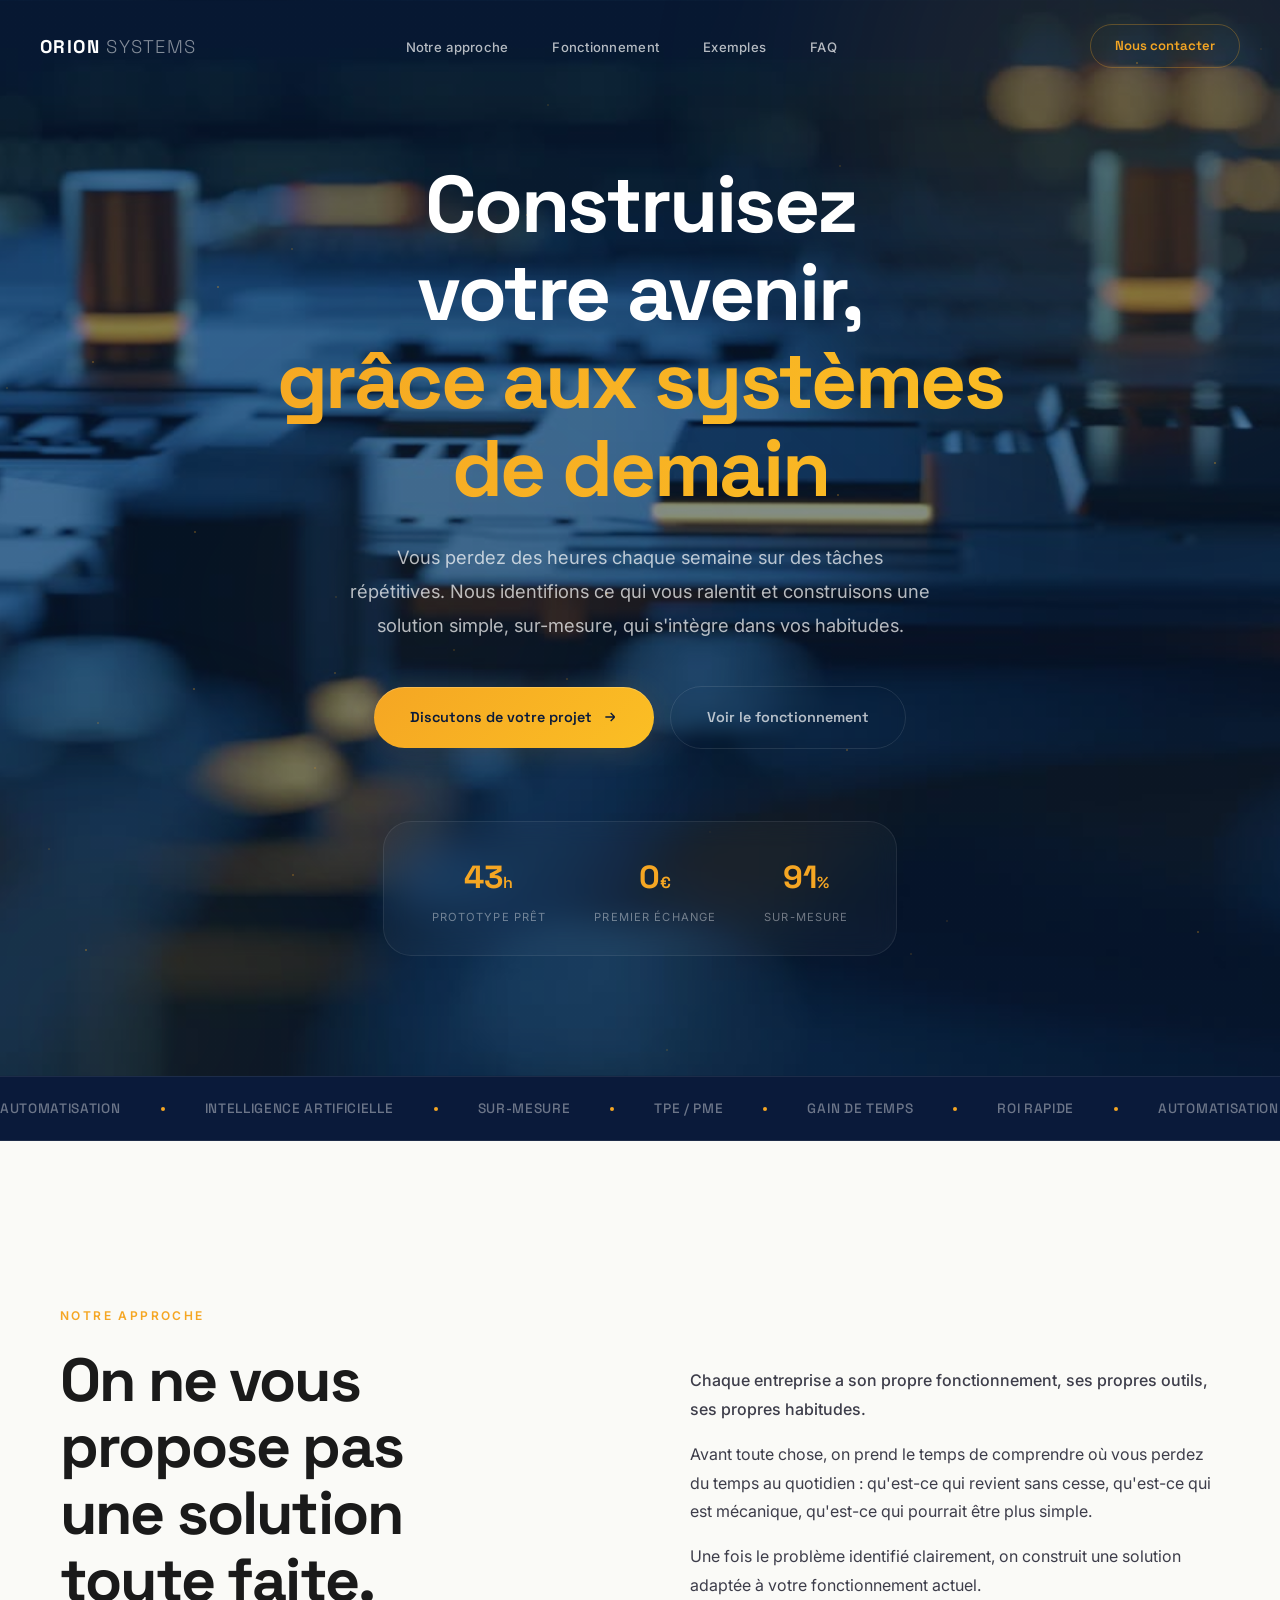
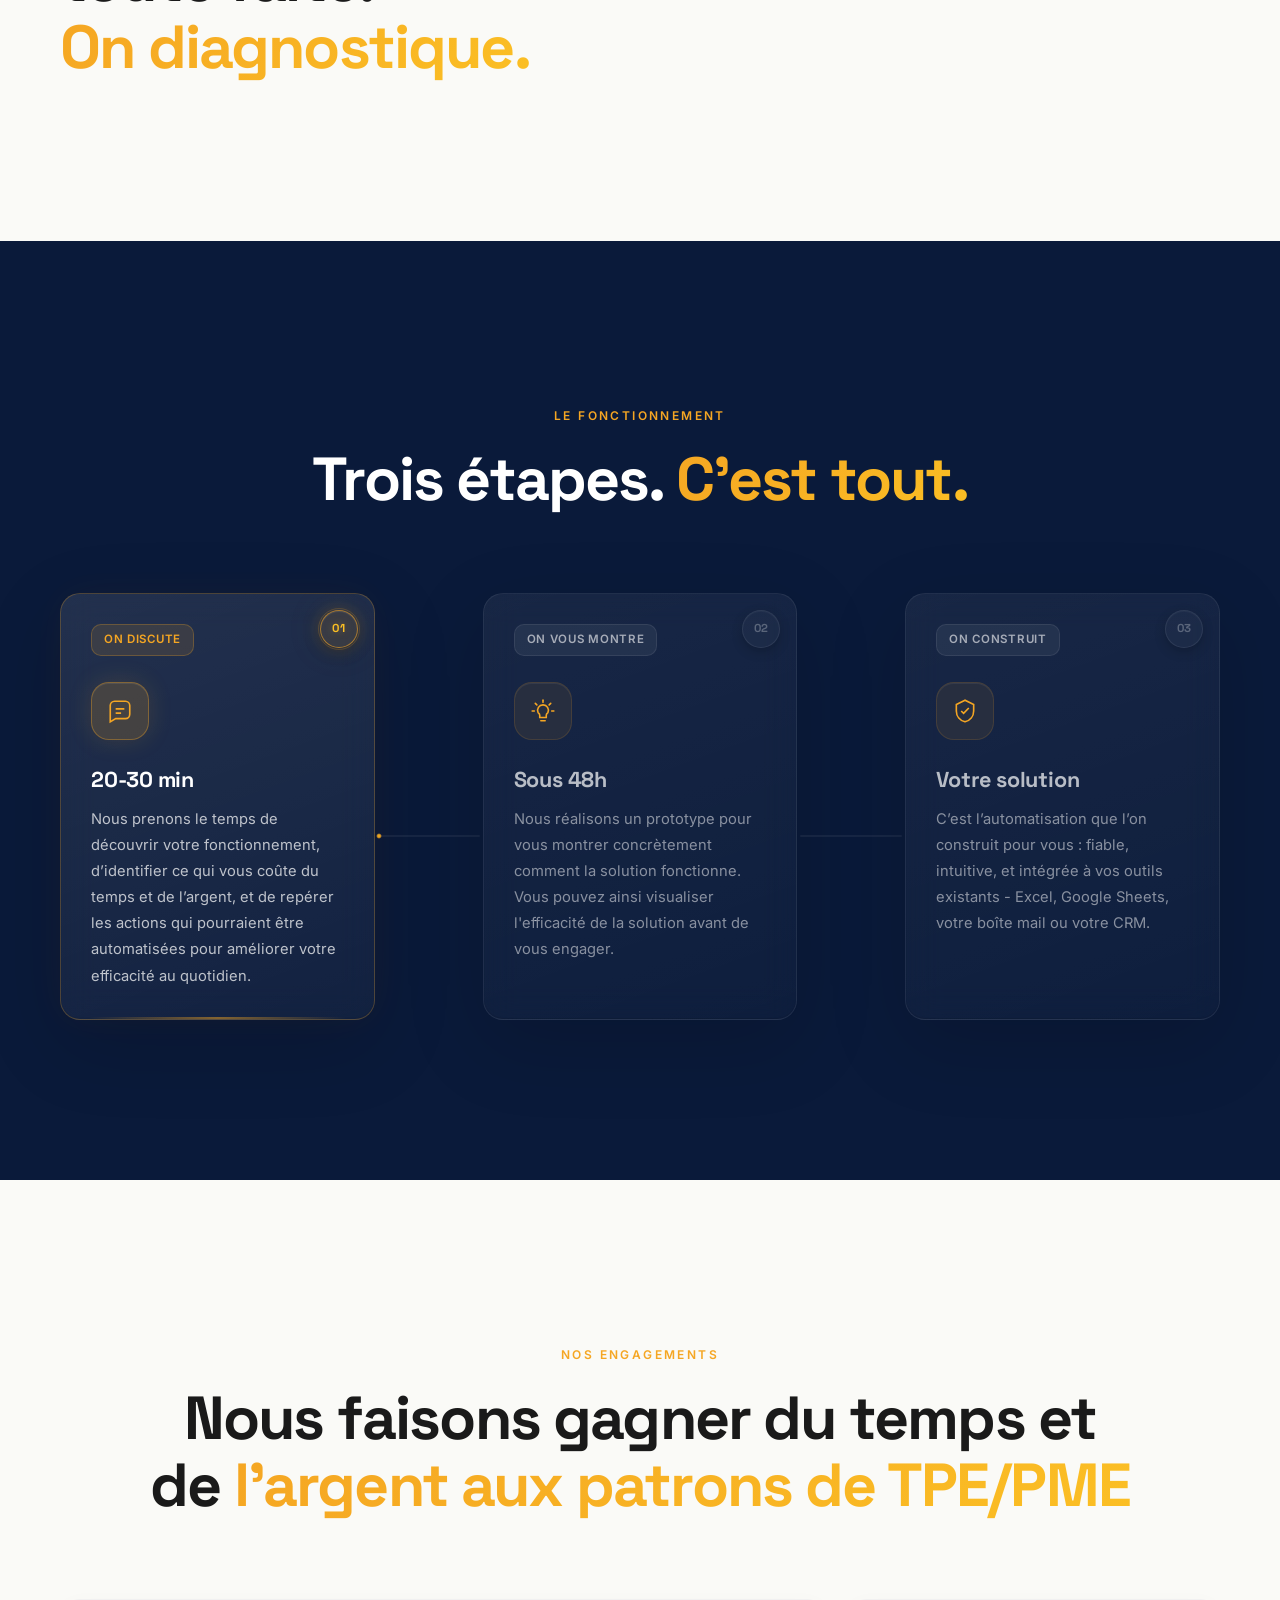
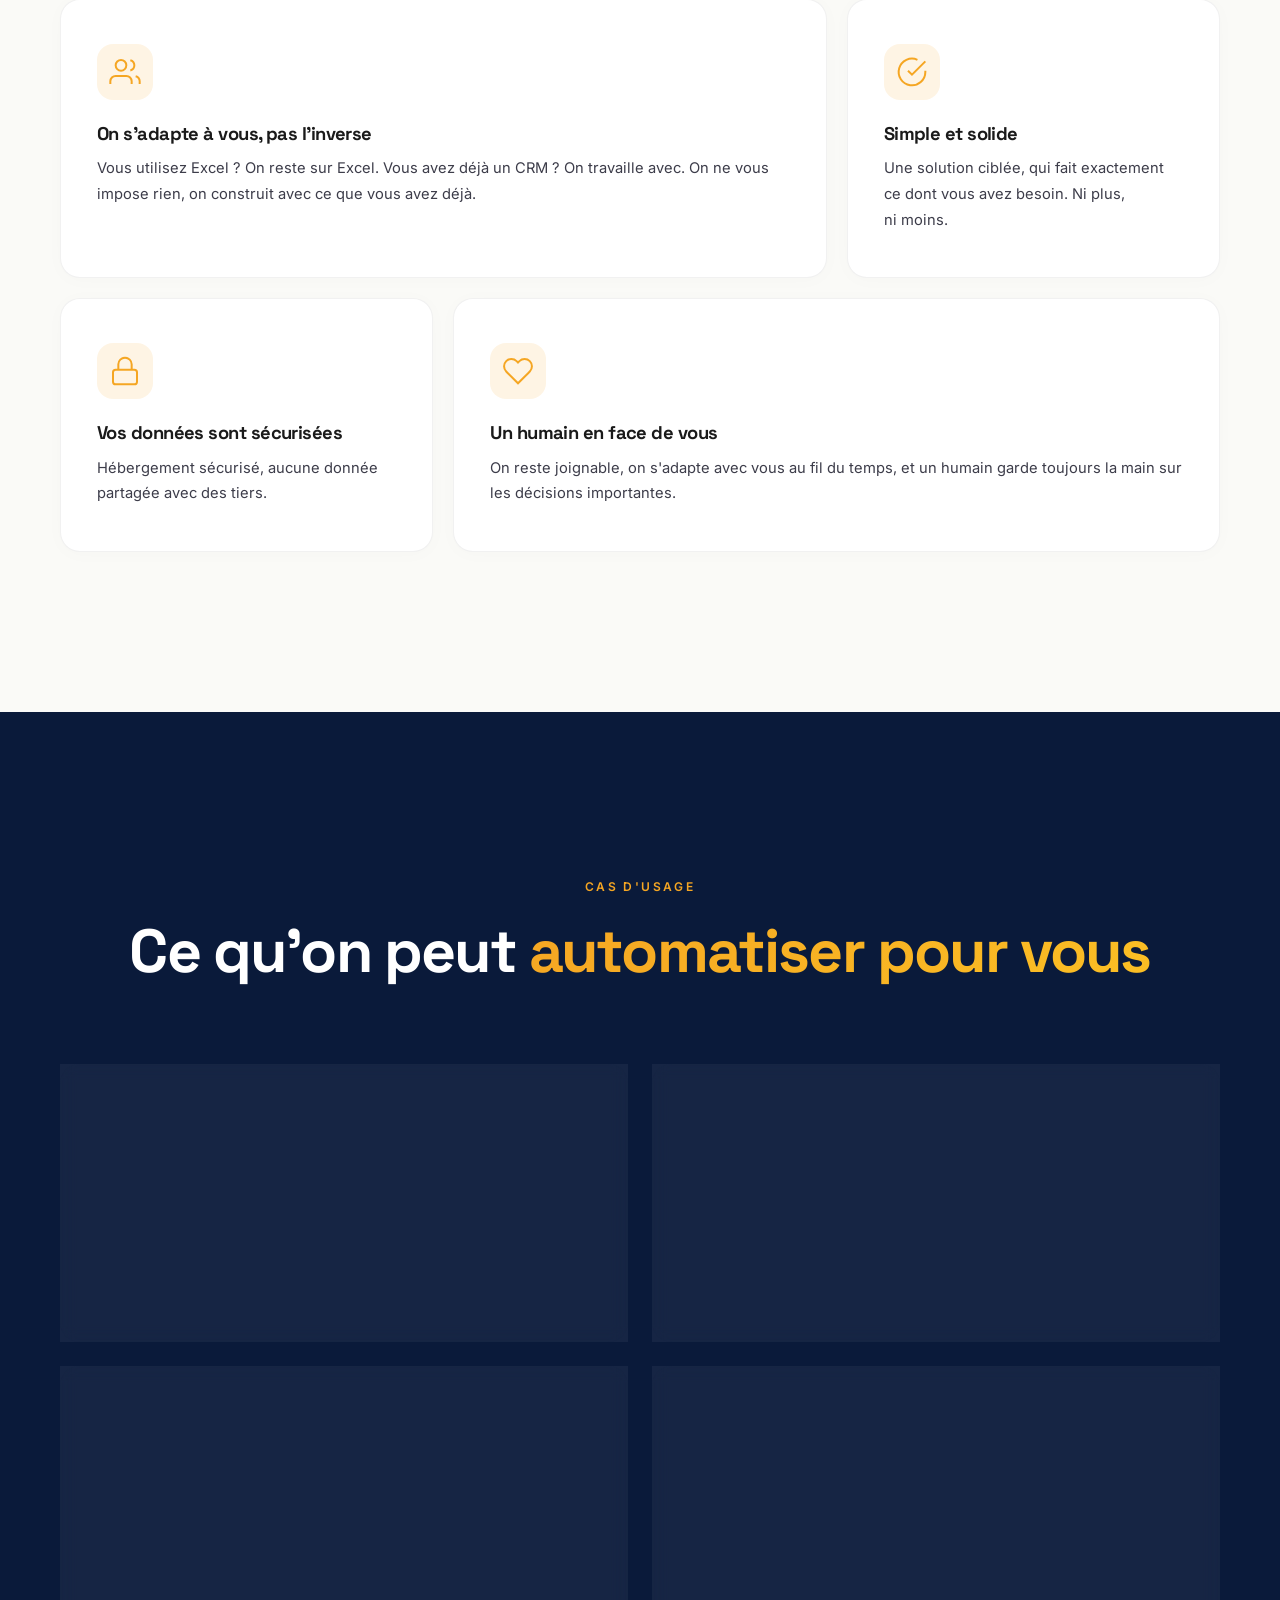
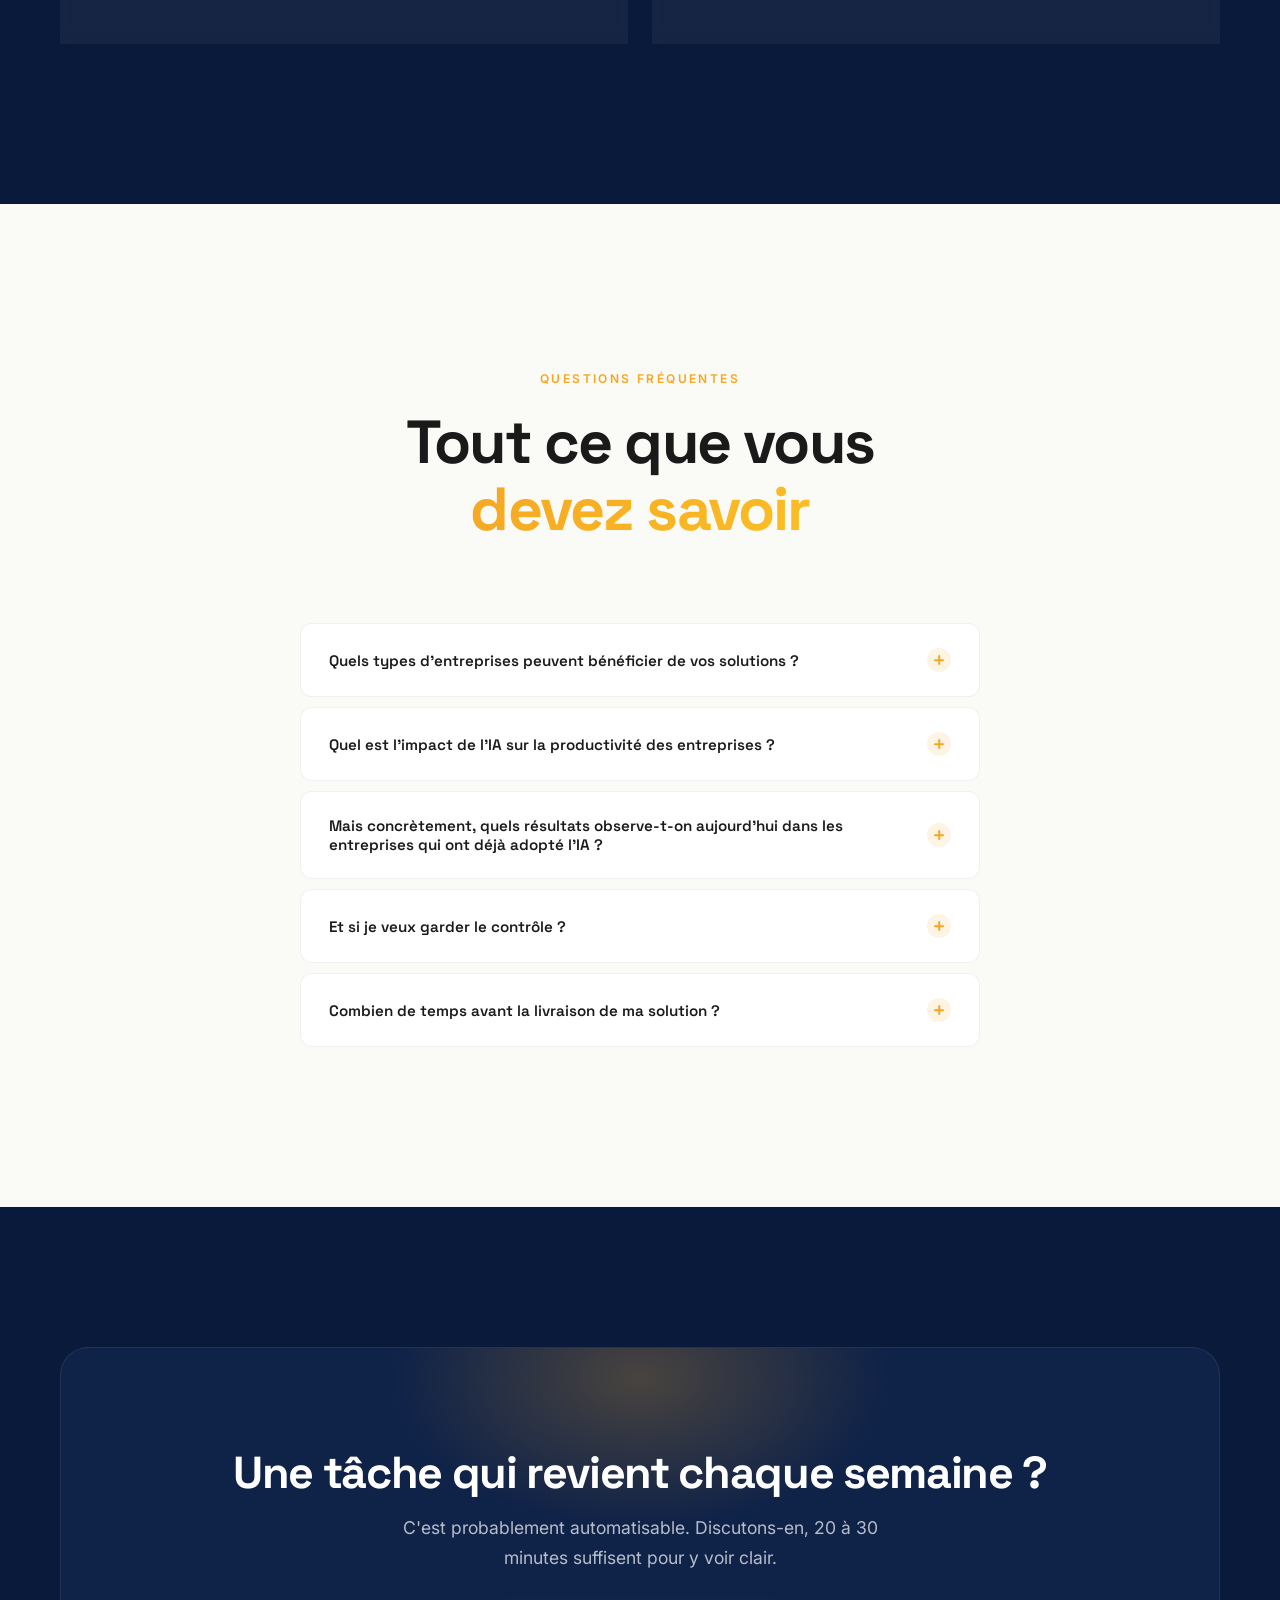
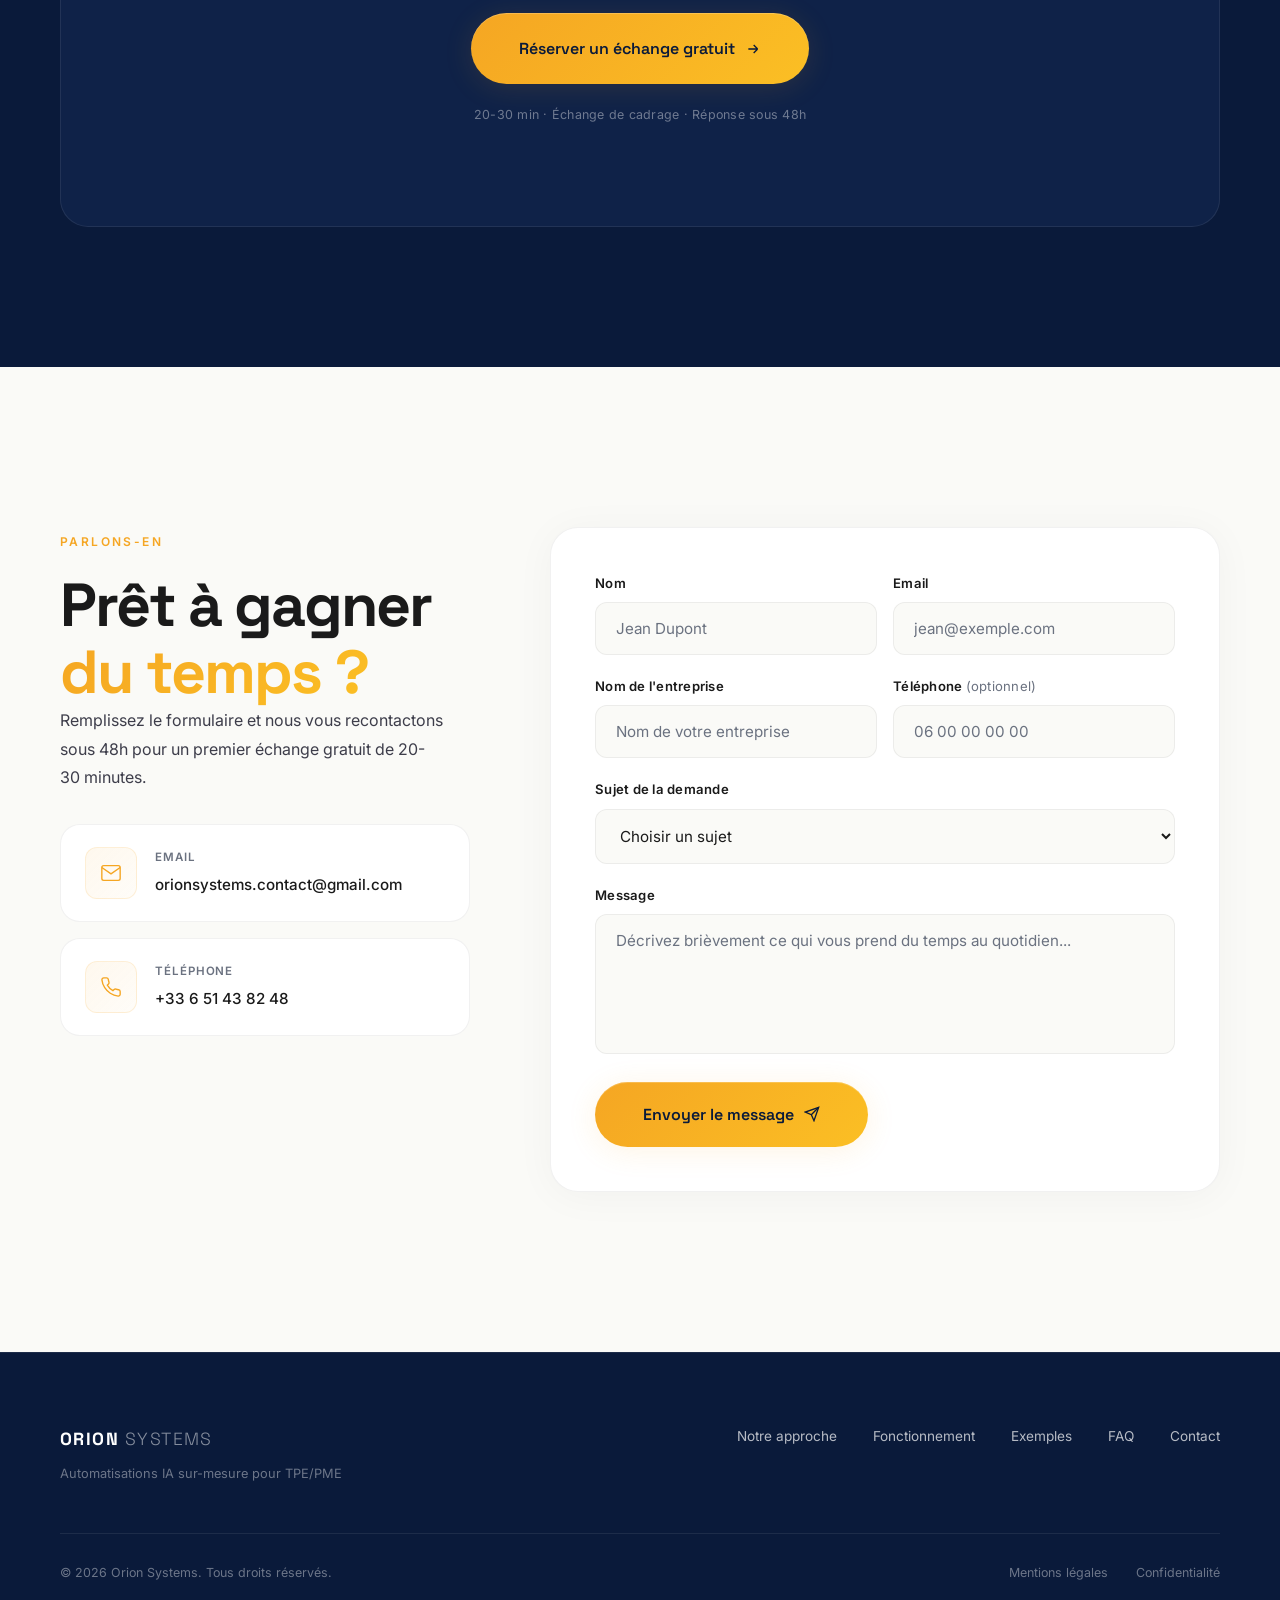
<file: index.html>
<!DOCTYPE html>
<html lang="fr">
<head>
    <meta charset="UTF-8">
    <meta name="viewport" content="width=device-width, initial-scale=1.0">
    <title>Orion Systems - Automatisations IA sur-mesure pour TPE/PME</title>
    <meta name="description" content="Diagnostic gratuit et automatisations sur-mesure pour gagner du temps au quotidien : emails, relances, devis, factures. Intégration dans vos outils existants.">
    <link rel="canonical" href="https://www.orionsystems.fr/">
    <meta name="robots" content="index, follow">
    <meta property="og:type" content="website">
    <meta property="og:locale" content="fr_FR">
    <meta property="og:site_name" content="Orion Systems">
    <meta property="og:url" content="https://www.orionsystems.fr/">
    <meta property="og:title" content="Orion Systems — Automatisations IA sur-mesure pour TPE/PME">
    <meta property="og:description" content="Diagnostic gratuit et automatisations sur-mesure pour gagner du temps au quotidien : emails, relances, devis, factures. Intégration dans vos outils existants.">
    <meta property="og:image" content="https://www.orionsystems.fr/images/orion_systems_carre.png">
    <meta name="twitter:card" content="summary_large_image">
    <meta name="twitter:title" content="Orion Systems — Automatisations IA sur-mesure pour TPE/PME">
    <meta name="twitter:description" content="Diagnostic gratuit et automatisations sur-mesure pour gagner du temps au quotidien : emails, relances, devis, factures. Intégration dans vos outils existants.">
    <meta name="twitter:image" content="https://www.orionsystems.fr/images/orion_systems_carre.png">
    <link rel="icon" type="image/png" sizes="32x32" href="images/favicon-32.png">
    <link rel="apple-touch-icon" href="images/apple-touch-icon.png">
    <link rel="preconnect" href="https://fonts.googleapis.com">
    <link rel="preconnect" href="https://fonts.gstatic.com" crossorigin>
    <link href="https://fonts.googleapis.com/css2?family=Space+Grotesk:wght@300;400;500;600;700&family=Inter:wght@300;400;500;600&display=swap" rel="stylesheet">
    <link rel="stylesheet" href="styles.css">
</head>
<body>

    <header class="header" id="header">
        <nav class="nav">
            <a href="#accueil" class="nav__brand">ORION<span>SYSTEMS</span></a>
            <button class="nav__toggle" id="nav-toggle" aria-label="Menu">
                <span></span>
                <span></span>
            </button>
            <ul class="nav__list" id="nav-list">
                <li><a href="#approche" class="nav__link">Notre approche</a></li>
                <li><a href="#comment" class="nav__link">Fonctionnement</a></li>
                <li><a href="#exemples" class="nav__link">Exemples</a></li>
                <li><a href="#faq" class="nav__link">FAQ</a></li>
            </ul>
            <a href="#contact" class="nav__cta">Nous contacter</a>
        </nav>
    </header>

    <main>
        <section class="hero" id="accueil">
            <div class="hero__bg">
                <video class="hero__video" autoplay muted loop playsinline poster="images/hero-poster.jpg">
                    <source src="images/video.mp4" type="video/mp4">
                </video>
                <div class="hero__orb hero__orb--1"></div>
                <div class="hero__orb hero__orb--2"></div>
                <div class="hero__orb hero__orb--3"></div>
                <div class="hero__particles" id="particles"></div>
            </div>
            <div class="hero__content">
                <h1 class="hero__title">
                    <span class="hero__title-line reveal-up" style="--delay: 0.1s">Construisez votre avenir,</span>
                    <span class="hero__title-line hero__title-accent reveal-up" style="--delay: 0.2s">grâce aux systèmes</span>
                    <span class="hero__title-line hero__title-accent reveal-up" style="--delay: 0.3s">de demain</span>
                </h1>
                <p class="hero__text reveal-up" style="--delay: 0.4s">Vous perdez des heures chaque semaine sur des tâches répétitives. Nous identifions ce qui vous ralentit et construisons une solution simple, sur-mesure, qui s'intègre dans vos habitudes.</p>
                <div class="hero__actions reveal-up" style="--delay: 0.5s">
                    <a href="#contact" class="btn btn--primary">
                        <span>Discutons de votre projet</span>
                        <svg width="16" height="16" viewBox="0 0 24 24" fill="none" stroke="currentColor" stroke-width="2"><path d="M5 12h14m0 0l-6-6m6 6l-6 6"/></svg>
                    </a>
                    <a href="#comment" class="btn btn--ghost">Voir le fonctionnement</a>
                </div>
                <div class="hero__stats reveal-up" style="--delay: 0.6s">
                    <div class="hero__stat">
                        <span class="hero__stat-number" data-count="48">0</span><span class="hero__stat-suffix">h</span>
                        <span class="hero__stat-label">Prototype prêt</span>
                    </div>
                    <div class="hero__stat">
                        <span class="hero__stat-number" data-count="0">0</span><span class="hero__stat-suffix">€</span>
                        <span class="hero__stat-label">Premier échange</span>
                    </div>
                    <div class="hero__stat">
                        <span class="hero__stat-number" data-count="100">0</span><span class="hero__stat-suffix">%</span>
                        <span class="hero__stat-label">Sur-mesure</span>
                    </div>
                </div>
            </div>
        </section>

        <div class="marquee">
            <div class="marquee__track">
                <div class="marquee__group">
                    <span>Automatisation</span><span class="marquee__dot"></span>
                    <span>Intelligence Artificielle</span><span class="marquee__dot"></span>
                    <span>Sur-mesure</span><span class="marquee__dot"></span>
                    <span>TPE / PME</span><span class="marquee__dot"></span>
                    <span>Gain de temps</span><span class="marquee__dot"></span>
                    <span>ROI rapide</span><span class="marquee__dot"></span>
                </div>
                <div class="marquee__group" aria-hidden="true">
                    <span>Automatisation</span><span class="marquee__dot"></span>
                    <span>Intelligence Artificielle</span><span class="marquee__dot"></span>
                    <span>Sur-mesure</span><span class="marquee__dot"></span>
                    <span>TPE / PME</span><span class="marquee__dot"></span>
                    <span>Gain de temps</span><span class="marquee__dot"></span>
                    <span>ROI rapide</span><span class="marquee__dot"></span>
                </div>
                <div class="marquee__group" aria-hidden="true">
                    <span>Automatisation</span><span class="marquee__dot"></span>
                    <span>Intelligence Artificielle</span><span class="marquee__dot"></span>
                    <span>Sur-mesure</span><span class="marquee__dot"></span>
                    <span>TPE / PME</span><span class="marquee__dot"></span>
                    <span>Gain de temps</span><span class="marquee__dot"></span>
                    <span>ROI rapide</span><span class="marquee__dot"></span>
                </div>
                <div class="marquee__group" aria-hidden="true">
                    <span>Automatisation</span><span class="marquee__dot"></span>
                    <span>Intelligence Artificielle</span><span class="marquee__dot"></span>
                    <span>Sur-mesure</span><span class="marquee__dot"></span>
                    <span>TPE / PME</span><span class="marquee__dot"></span>
                    <span>Gain de temps</span><span class="marquee__dot"></span>
                    <span>ROI rapide</span><span class="marquee__dot"></span>
                </div>
            </div>
        </div>

        <section class="section section--light" id="approche">
            <div class="container">
                <div class="split">
                    <div class="split__left">
                        <span class="section__label reveal-up">Notre approche</span>
                        <h2 class="section__title reveal-up">On ne vous propose pas une solution toute faite.<br><span class="text-accent">On diagnostique.</span></h2>
                    </div>
                    <div class="split__right reveal-up">
                        <p class="lead">Chaque entreprise a son propre fonctionnement, ses propres outils, ses propres habitudes.</p>
                        <p>Avant toute chose, on prend le temps de comprendre où vous perdez du temps au quotidien : qu'est-ce qui revient sans cesse, qu'est-ce qui est mécanique, qu'est-ce qui pourrait être plus simple.</p>
                        <p>Une fois le problème identifié clairement, on construit une solution adaptée à votre fonctionnement actuel.</p>
                    </div>
                </div>
                </div>
        </section>

        <section class="section section--dark" id="comment">
            <div class="container">
                <div class="section__header-center">
                    <span class="section__label reveal-up">Le fonctionnement</span>
                    <h2 class="section__title reveal-up">Trois étapes. <span class="text-accent">C'est tout.</span></h2>
                </div>
                <div class="flow" id="flow-section">
                    <div class="flow__grid">
                        <div class="flow__step reveal-up" data-step="0">
                            <div class="flow__card">
                                <div class="flow__number"><span>01</span></div>
                                <div class="flow__card-top">
                                    <span class="flow__badge">On discute</span>
                                </div>
                                <div class="flow__icon">
                                    <svg width="26" height="26" viewBox="0 0 24 24" fill="none" stroke="currentColor" stroke-width="1.5"><path d="M21 15a4 4 0 0 1-4 4H8l-5 3V7a4 4 0 0 1 4-4h10a4 4 0 0 1 4 4z"/><path d="M8 10h8"/><path d="M8 14h5"/></svg>
                                </div>
                                <h3 class="flow__title">20-30 min</h3>
                                <p class="flow__text">Nous prenons le temps de découvrir votre fonctionnement, d’identifier ce qui vous coûte du temps et de l’argent, et de repérer les actions qui pourraient être automatisées pour améliorer votre efficacité au quotidien.</p>
                            </div>
                        </div>
                        <div class="flow__connector" data-connector="0">
                            <svg class="flow__connector-svg" viewBox="0 0 100 60" fill="none" preserveAspectRatio="none">
                                <path class="flow__path-bg" d="M 0 30 C 30 30, 70 30, 100 30" stroke="rgba(255,255,255,0.06)" stroke-width="2" stroke-linecap="round"/>
                                <path class="flow__path-main" d="M 0 30 C 30 30, 70 30, 100 30" stroke="url(#flowGradient0)" stroke-width="2" stroke-linecap="round" stroke-dasharray="6 4"/>
                                <circle class="flow__particle flow__particle--1" cx="0" cy="30" r="3" fill="url(#particleGlow0)"/>
                                <circle class="flow__particle flow__particle--2" cx="0" cy="30" r="2" fill="rgba(245,166,35,0.6)"/>
                                <circle class="flow__particle flow__particle--3" cx="0" cy="30" r="1.5" fill="rgba(251,191,36,0.4)"/>
                                <defs>
                                    <linearGradient id="flowGradient0" x1="0%" y1="0%" x2="100%" y2="0%">
                                        <stop offset="0%" stop-color="rgba(245,166,35,0.8)"/>
                                        <stop offset="50%" stop-color="rgba(251,191,36,1)"/>
                                        <stop offset="100%" stop-color="rgba(245,166,35,0.4)"/>
                                    </linearGradient>
                                    <radialGradient id="particleGlow0">
                                        <stop offset="0%" stop-color="rgba(251,191,36,1)"/>
                                        <stop offset="60%" stop-color="rgba(245,166,35,0.6)"/>
                                        <stop offset="100%" stop-color="rgba(245,166,35,0)"/>
                                    </radialGradient>
                                </defs>
                            </svg>
                        </div>
                        <div class="flow__step reveal-up" data-step="1">
                            <div class="flow__card">
                                <div class="flow__number"><span>02</span></div>
                                <div class="flow__card-top">
                                    <span class="flow__badge">On vous montre</span>
                                </div>
                                <div class="flow__icon">
                                    <svg width="26" height="26" viewBox="0 0 24 24" fill="none" stroke="currentColor" stroke-width="1.5" stroke-linecap="round"><path d="M9 18h6"/><path d="M10 21h4"/><path d="M9 18v-2c0-1-.5-1.8-1.5-2.5a5 5 0 1 1 9 0c-1 .7-1.5 1.5-1.5 2.5v2"/><path d="M12 2v2"/><path d="M4.9 4.9l1.4 1.4"/><path d="M2 12h2"/><path d="M20 12h2"/><path d="M17.7 6.3l1.4-1.4"/></svg>
                                </div>
                                <h3 class="flow__title">Sous 48h</h3>
                                <p class="flow__text">Nous réalisons un prototype pour vous montrer concrètement comment la solution fonctionne. Vous pouvez ainsi visualiser l'efficacité de la solution avant de vous engager.</p>
                            </div>
                        </div>
                        <div class="flow__connector" data-connector="1">
                            <svg class="flow__connector-svg" viewBox="0 0 100 60" fill="none" preserveAspectRatio="none">
                                <path class="flow__path-bg" d="M 0 30 C 30 30, 70 30, 100 30" stroke="rgba(255,255,255,0.06)" stroke-width="2" stroke-linecap="round"/>
                                <path class="flow__path-main" d="M 0 30 C 30 30, 70 30, 100 30" stroke="url(#flowGradient1)" stroke-width="2" stroke-linecap="round" stroke-dasharray="6 4"/>
                                <circle class="flow__particle flow__particle--1" cx="0" cy="30" r="3" fill="url(#particleGlow1)"/>
                                <circle class="flow__particle flow__particle--2" cx="0" cy="30" r="2" fill="rgba(245,166,35,0.6)"/>
                                <circle class="flow__particle flow__particle--3" cx="0" cy="30" r="1.5" fill="rgba(251,191,36,0.4)"/>
                                <defs>
                                    <linearGradient id="flowGradient1" x1="0%" y1="0%" x2="100%" y2="0%">
                                        <stop offset="0%" stop-color="rgba(245,166,35,0.8)"/>
                                        <stop offset="50%" stop-color="rgba(251,191,36,1)"/>
                                        <stop offset="100%" stop-color="rgba(245,166,35,0.4)"/>
                                    </linearGradient>
                                    <radialGradient id="particleGlow1">
                                        <stop offset="0%" stop-color="rgba(251,191,36,1)"/>
                                        <stop offset="60%" stop-color="rgba(245,166,35,0.6)"/>
                                        <stop offset="100%" stop-color="rgba(245,166,35,0)"/>
                                    </radialGradient>
                                </defs>
                            </svg>
                        </div>
                        <div class="flow__step reveal-up" data-step="2">
                            <div class="flow__card">
                                <div class="flow__number"><span>03</span></div>
                                <div class="flow__card-top">
                                    <span class="flow__badge">On construit</span>
                                </div>
                                <div class="flow__icon">
                                    <svg width="26" height="26" viewBox="0 0 24 24" fill="none" stroke="currentColor" stroke-width="1.5"><path d="M12 2 4 6v6c0 5 3.4 8.8 8 10 4.6-1.2 8-5 8-10V6z"/><path d="m8.5 12 2.2 2.2 4.8-5"/></svg>
                                </div>
                                <h3 class="flow__title">Votre solution</h3>
                                <p class="flow__text">C’est l’automatisation que l’on construit pour vous : fiable, intuitive, et intégrée à vos outils existants - Excel, Google Sheets, votre boîte mail ou votre CRM.</p>
                            </div>
                        </div>
                    </div>
                </div>
            </div>
        </section>

        <section class="section section--light" id="pourquoi">
            <div class="container">
                <div class="section__header-center">
                    <span class="section__label reveal-up">Nos engagements</span>
                    <h2 class="section__title reveal-up">Nous faisons gagner du temps et de <span class="text-accent">l'argent aux patrons de TPE/PME</span></h2>
                </div>
                <div class="bento">
                    <div class="bento__item bento__item--wide reveal-up">
                        <div class="bento__icon">
                            <svg width="32" height="32" viewBox="0 0 24 24" fill="none" stroke="currentColor" stroke-width="1.5"><path d="M17 21v-2a4 4 0 0 0-4-4H5a4 4 0 0 0-4 4v2"/><circle cx="9" cy="7" r="4"/><path d="M23 21v-2a4 4 0 0 0-3-3.87"/><path d="M16 3.13a4 4 0 0 1 0 7.75"/></svg>
                        </div>
                        <h3 class="bento__title">On s'adapte à vous, pas l'inverse</h3>
                        <p class="bento__text">Vous utilisez Excel ? On reste sur Excel. Vous avez déjà un CRM ? On travaille avec. On ne vous impose rien, on construit avec ce que vous avez déjà.</p>
                    </div>
                    <div class="bento__item reveal-up">
                        <div class="bento__icon">
                            <svg width="32" height="32" viewBox="0 0 24 24" fill="none" stroke="currentColor" stroke-width="1.5"><path d="M22 11.08V12a10 10 0 1 1-5.93-9.14"/><polyline points="22 4 12 14.01 9 11.01"/></svg>
                        </div>
                        <h3 class="bento__title">Simple et solide</h3>
                        <p class="bento__text">Une solution ciblée, qui fait exactement ce dont vous avez besoin. Ni plus, ni moins.</p>
                    </div>
                    <div class="bento__item reveal-up">
                        <div class="bento__icon">
                            <svg width="32" height="32" viewBox="0 0 24 24" fill="none" stroke="currentColor" stroke-width="1.5"><rect x="3" y="11" width="18" height="11" rx="2" ry="2"/><path d="M7 11V7a5 5 0 0 1 10 0v4"/></svg>
                        </div>
                        <h3 class="bento__title">Vos données sont sécurisées</h3>
                        <p class="bento__text">Hébergement sécurisé, aucune donnée partagée avec des tiers.</p>
                    </div>
                    <div class="bento__item bento__item--wide reveal-up">
                        <div class="bento__icon">
                            <svg width="32" height="32" viewBox="0 0 24 24" fill="none" stroke="currentColor" stroke-width="1.5"><path d="M20.84 4.61a5.5 5.5 0 0 0-7.78 0L12 5.67l-1.06-1.06a5.5 5.5 0 0 0-7.78 7.78l1.06 1.06L12 21.23l7.78-7.78 1.06-1.06a5.5 5.5 0 0 0 0-7.78z"/></svg>
                        </div>
                        <h3 class="bento__title">Un humain en face de vous</h3>
                        <p class="bento__text">On reste joignable, on s'adapte avec vous au fil du temps, et un humain garde toujours la main sur les décisions importantes.</p>
                    </div>
                </div>
            </div>
        </section>

        <section class="section section--dark" id="exemples">
            <div class="container">
                <div class="section__header-center">
                    <span class="section__label reveal-up">Cas d'usage</span>
                    <h2 class="section__title reveal-up">Ce qu'on peut <span class="text-accent">automatiser pour vous</span></h2>
                </div>
                <div class="cases">
                    <div class="case tilt-card reveal-up">
                        <div class="case__number">01</div>
                        <div class="case__icon">
                            <svg width="24" height="24" viewBox="0 0 24 24" fill="none" stroke="currentColor" stroke-width="1.5"><path d="M16 21v-2a4 4 0 0 0-4-4H5a4 4 0 0 0-4 4v2"/><circle cx="8.5" cy="7" r="4"/><path d="M20 8v6"/><path d="M23 11h-6"/></svg>
                        </div>
                        <h3 class="case__title">Recherche et qualification des prospects</h3>
                        <p class="case__text">Trie et qualification de vos prospects en temps réel pour vous faire gagner du temps et augmenter votre taux de conversion.</p>
                        <span class="case__tag">Acquisition</span>
                    </div>
                    <div class="case tilt-card reveal-up">
                        <div class="case__number">02</div>
                        <div class="case__icon">
                            <svg width="24" height="24" viewBox="0 0 24 24" fill="none" stroke="currentColor" stroke-width="1.5"><path d="M22 2L11 13"/><path d="M22 2l-7 20-4-9-9-4 20-7z"/></svg>
                        </div>
                        <h3 class="case__title">Relance automatique</h3>
                        <p class="case__text">Vos prospects inactifs reçoivent des messages de relance personnalisés et pertinents, générés automatiquement. Plus de conversions sans effort.</p>
                        <span class="case__tag">Commercial</span>
                    </div>
                    <div class="case tilt-card reveal-up">
                        <div class="case__number">03</div>
                        <div class="case__icon">
                            <svg width="24" height="24" viewBox="0 0 24 24" fill="none" stroke="currentColor" stroke-width="1.5"><path d="M4 4h16c1.1 0 2 .9 2 2v12c0 1.1-.9 2-2 2H4c-1.1 0-2-.9-2-2V6c0-1.1.9-2 2-2z"/><polyline points="22,6 12,13 2,6"/></svg>
                        </div>
                        <h3 class="case__title">Tri intelligent des emails</h3>
                        <p class="case__text">Vos emails sont classés par priorité avec une réponse suggérée prête à l'envoi. Une boîte de réception toujours organisée.</p>
                        <span class="case__tag">Productivité</span>
                    </div>
                    <div class="case tilt-card reveal-up">
                        <div class="case__number">04</div>
                        <div class="case__icon">
                            <svg width="24" height="24" viewBox="0 0 24 24" fill="none" stroke="currentColor" stroke-width="1.5"><path d="M21 15a2 2 0 0 1-2 2H7l-4 4V5a2 2 0 0 1 2-2h14a2 2 0 0 1 2 2z"/></svg>
                        </div>
                        <h3 class="case__title">Saisie de données automatisée</h3>
                        <p class="case__text">Les informations reçues par email, formulaire ou document sont automatiquement intégrées dans votre CRM, ERP ou tableur.</p>
                        <span class="case__tag">Gestion</span>
                    </div>
                </div>
            </div>
        </section>

        <section class="section section--light" id="faq">
            <div class="container container--narrow">
                <div class="section__header-center">
                    <span class="section__label reveal-up">Questions fréquentes</span>
                    <h2 class="section__title reveal-up">Tout ce que vous <span class="text-accent">devez savoir</span></h2>
                </div>
                <div class="accordion">
                    <div class="accordion__item reveal-up">
                        <button class="accordion__trigger" aria-expanded="false">
                            <span>Quels types d'entreprises peuvent bénéficier de vos solutions ?</span>
                            <div class="accordion__icon"></div>
                        </button>
                        <div class="accordion__content">
                            <p>Nous travaillons principalement avec des TPE et PME - artisans, commerces, cabinets, agences, indépendants. Quelle que soit votre taille ou votre secteur, si vous avez des tâches répétitives au quotidien, il y a probablement une solution simple à mettre en place.</p>
                        </div>
                    </div>
                    <div class="accordion__item reveal-up">
                        <button class="accordion__trigger" aria-expanded="false">
                            <span>Quel est l’impact de l’IA sur la productivité des entreprises ?</span>
                            <div class="accordion__icon"></div>
                        </button>
                        <div class="accordion__content">
                            <p>L’intelligence artificielle transforme profondément la manière dont les entreprises travaillent. En automatisant les tâches répétitives, en accélérant l’analyse de données et en aidant à la prise de décision, elle permet aux équipes de gagner en efficacité et de se concentrer sur des missions à plus forte valeur ajoutée.</p>
                        </div>
                    </div>
                    <div class="accordion__item reveal-up">
                        <button class="accordion__trigger" aria-expanded="false">
                            <span>Mais concrètement, quels résultats observe-t-on aujourd’hui dans les entreprises qui ont déjà adopté l’IA ?</span>
                            <div class="accordion__icon"></div>
                        </button>
                        <div class="accordion__content">
                            <p>Selon une étude de <a href="https://www.mckinsey.com/capabilities/tech-and-ai/our-insights/The-economic-potential-of-generative-AI-The-next-productivity-frontier" target="_blank" rel="noopener" style="text-decoration: underline; color: var(--gold);">McKinsey & Company</a>, l'IA générative pourrait automatiser 60 à 70 % du temps de travail actuel sur certaines fonctions, notamment administratives, commerciales et support.</p>
                        </div>
                    </div>
                    <div class="accordion__item reveal-up">
                        <button class="accordion__trigger" aria-expanded="false">
                            <span>Et si je veux garder le contrôle ?</span>
                            <div class="accordion__icon"></div>
                        </button>
                        <div class="accordion__content">
                            <p>C'est même recommandé. La plupart de nos automatisations laissent une étape de validation humaine, vous gardez la main.</p>
                        </div>
                    </div>
                    <div class="accordion__item reveal-up">
                        <button class="accordion__trigger" aria-expanded="false">
                            <span>Combien de temps avant la livraison de ma solution ?</span>
                            <div class="accordion__icon"></div>
                        </button>
                        <div class="accordion__content">
                            <p>Un prototype en 48h, puis une mise en place de la solution développée en moins de 10 jours en moyenne, selon la complexité du projet. </p>
                        </div>
                    </div>
                </div>
            </div>
        </section>

        <section class="section section--cta">
            <div class="container">
                <div class="cta-banner reveal-up">
                    <div class="cta-banner__glow"></div>
                    <h2 class="cta-banner__title">Une tâche qui revient chaque semaine ?</h2>
                    <p class="cta-banner__text">C'est probablement automatisable. Discutons-en, 20 à 30 minutes suffisent pour y voir clair.</p>
                    <a href="#contact" class="btn btn--primary btn--lg">
                        <span>Réserver un échange gratuit</span>
                        <svg width="16" height="16" viewBox="0 0 24 24" fill="none" stroke="currentColor" stroke-width="2"><path d="M5 12h14m0 0l-6-6m6 6l-6 6"/></svg>
                    </a>
                    <span class="cta-banner__note">20-30 min · Échange de cadrage · Réponse sous 48h</span>
                </div>
            </div>
        </section>

        <section class="section section--light" id="contact">
            <div class="container">
                <div class="contact-grid">
                    <div class="contact-info reveal-up">
                        <span class="section__label">Parlons-en</span>
                        <h2 class="section__title">Prêt à gagner<br><span class="text-accent">du temps ?</span></h2>
                        <p class="contact-info__text">Remplissez le formulaire et nous vous recontactons sous 48h pour un premier échange gratuit de 20-30 minutes.</p>
                        <div class="contact-info__cards">
                            <div class="contact-info__card">
                                <div class="contact-info__icon">
                                    <svg width="22" height="22" viewBox="0 0 24 24" fill="none" stroke="currentColor" stroke-width="1.5"><path d="M4 4h16c1.1 0 2 .9 2 2v12c0 1.1-.9 2-2 2H4c-1.1 0-2-.9-2-2V6c0-1.1.9-2 2-2z"/><path d="m22 6-10 7L2 6"/></svg>
                                </div>
                                <div>
                                    <span class="contact-info__kicker">Email</span>
                                    <a href="mailto:orionsystems.contact@gmail.com" class="contact-info__value">orionsystems.contact@gmail.com</a>
                                </div>
                            </div>
                            <div class="contact-info__card">
                                <div class="contact-info__icon">
                                    <svg width="22" height="22" viewBox="0 0 24 24" fill="none" stroke="currentColor" stroke-width="1.5"><path d="M22 16.92v3a2 2 0 0 1-2.18 2 19.79 19.79 0 0 1-8.63-3.07A19.5 19.5 0 0 1 5.15 12.8 19.79 19.79 0 0 1 2.08 4.18 2 2 0 0 1 4.06 2h3a2 2 0 0 1 2 1.72c.13.96.35 1.89.68 2.79a2 2 0 0 1-.45 2.11L8.02 9.89a16 16 0 0 0 6.09 6.09l1.27-1.27a2 2 0 0 1 2.11-.45c.9.33 1.83.55 2.79.68A2 2 0 0 1 22 16.92z"/></svg>
                                </div>
                                <div>
                                    <span class="contact-info__kicker">Téléphone</span>
                                    <a href="tel:+33651438248" class="contact-info__value">+33 6 51 43 82 48</a>
                                </div>
                            </div>
                        </div>
                    </div>
                    <div class="contact-form-wrapper reveal-up">
                        <form class="form" id="contact-form" action="#" method="POST">
                            <div class="form__row">
                                <div class="form__group">
                                    <label for="name" class="form__label">Nom</label>
                                    <input type="text" id="name" name="name" class="form__input" required placeholder="Jean Dupont">
                                </div>
                                <div class="form__group">
                                    <label for="email" class="form__label">Email</label>
                                    <input type="email" id="email" name="email" class="form__input" required placeholder="jean@exemple.com">
                                </div>
                            </div>
                            <div class="form__row">
                                <div class="form__group">
                                    <label for="entreprise" class="form__label">Nom de l'entreprise</label>
                                    <input type="text" id="entreprise" name="entreprise" class="form__input" required placeholder="Nom de votre entreprise">
                                </div>
                                <div class="form__group">
                                    <label for="phone" class="form__label">Téléphone <span class="form__optional">(optionnel)</span></label>
                                    <input type="tel" id="phone" name="phone" class="form__input" placeholder="06 00 00 00 00">
                                </div>
                            </div>
                            <div class="form__group">
                                <label for="demande" class="form__label">Sujet de la demande</label>
                                <select id="demande" name="demande" class="form__input form__select" required>
                                    <option value="" disabled selected>Choisir un sujet</option>
                                    <option value="projet">Démarrer un projet d'automatisation</option>
                                    <option value="support">Demande de support technique</option>
                                    <option value="partenariat">Partenariat</option>
                                    <option value="autre">Autre</option>
                                </select>
                            </div>
                            <div class="form__group">
                                <label for="message" class="form__label">Message</label>
                                <textarea id="message" name="message" class="form__input form__textarea" required placeholder="Décrivez brièvement ce qui vous prend du temps au quotidien..."></textarea>
                            </div>
                            <div style="position:absolute;left:-9999px;" aria-hidden="true">
                                <input type="text" name="website" tabindex="-1" autocomplete="off">
                            </div>
                            <button type="submit" class="btn btn--primary btn--lg form__submit">
                                <span>Envoyer le message</span>
                                <svg width="16" height="16" viewBox="0 0 24 24" fill="none" stroke="currentColor" stroke-width="2"><path d="M22 2L11 13"/><path d="M22 2l-7 20-4-9-9-4 20-7z"/></svg>
                            </button>
                        </form>
                    </div>
                </div>
            </div>
        </section>
    </main>

    <footer class="footer">
        <div class="container">
            <div class="footer__top">
                <div class="footer__brand">
                    <a href="#accueil" class="footer__name">ORION<span>SYSTEMS</span></a>
                    <p class="footer__tagline">Automatisations IA sur-mesure pour TPE/PME</p>
                </div>
                <div class="footer__nav">
                    <a href="#approche">Notre approche</a>
                    <a href="#comment">Fonctionnement</a>
                    <a href="#exemples">Exemples</a>
                    <a href="#faq">FAQ</a>
                    <a href="#contact">Contact</a>
                </div>
            </div>
            <div class="footer__bottom">
                <p>&copy; 2026 Orion Systems. Tous droits réservés.</p>
                <div class="footer__legal">
                    <a href="mentions-legales.html">Mentions légales</a>
                    <a href="mentions-legales.html#confidentialite">Confidentialité</a>
                </div>
            </div>
        </div>
    </footer>

    <div id="form-modal" class="modal">
        <div class="modal__backdrop"></div>
        <div class="modal__card">
            <div class="modal__brand">ORION<span>SYSTEMS</span></div>
            <div class="modal__icon" id="modal-icon"></div>
            <h3 class="modal__title" id="modal-title"></h3>
            <p class="modal__text" id="modal-text"></p>
            <button class="modal__btn" id="modal-close">Fermer</button>
        </div>
    </div>

    <script src="script.js"></script>
</body>
</html>
</file>
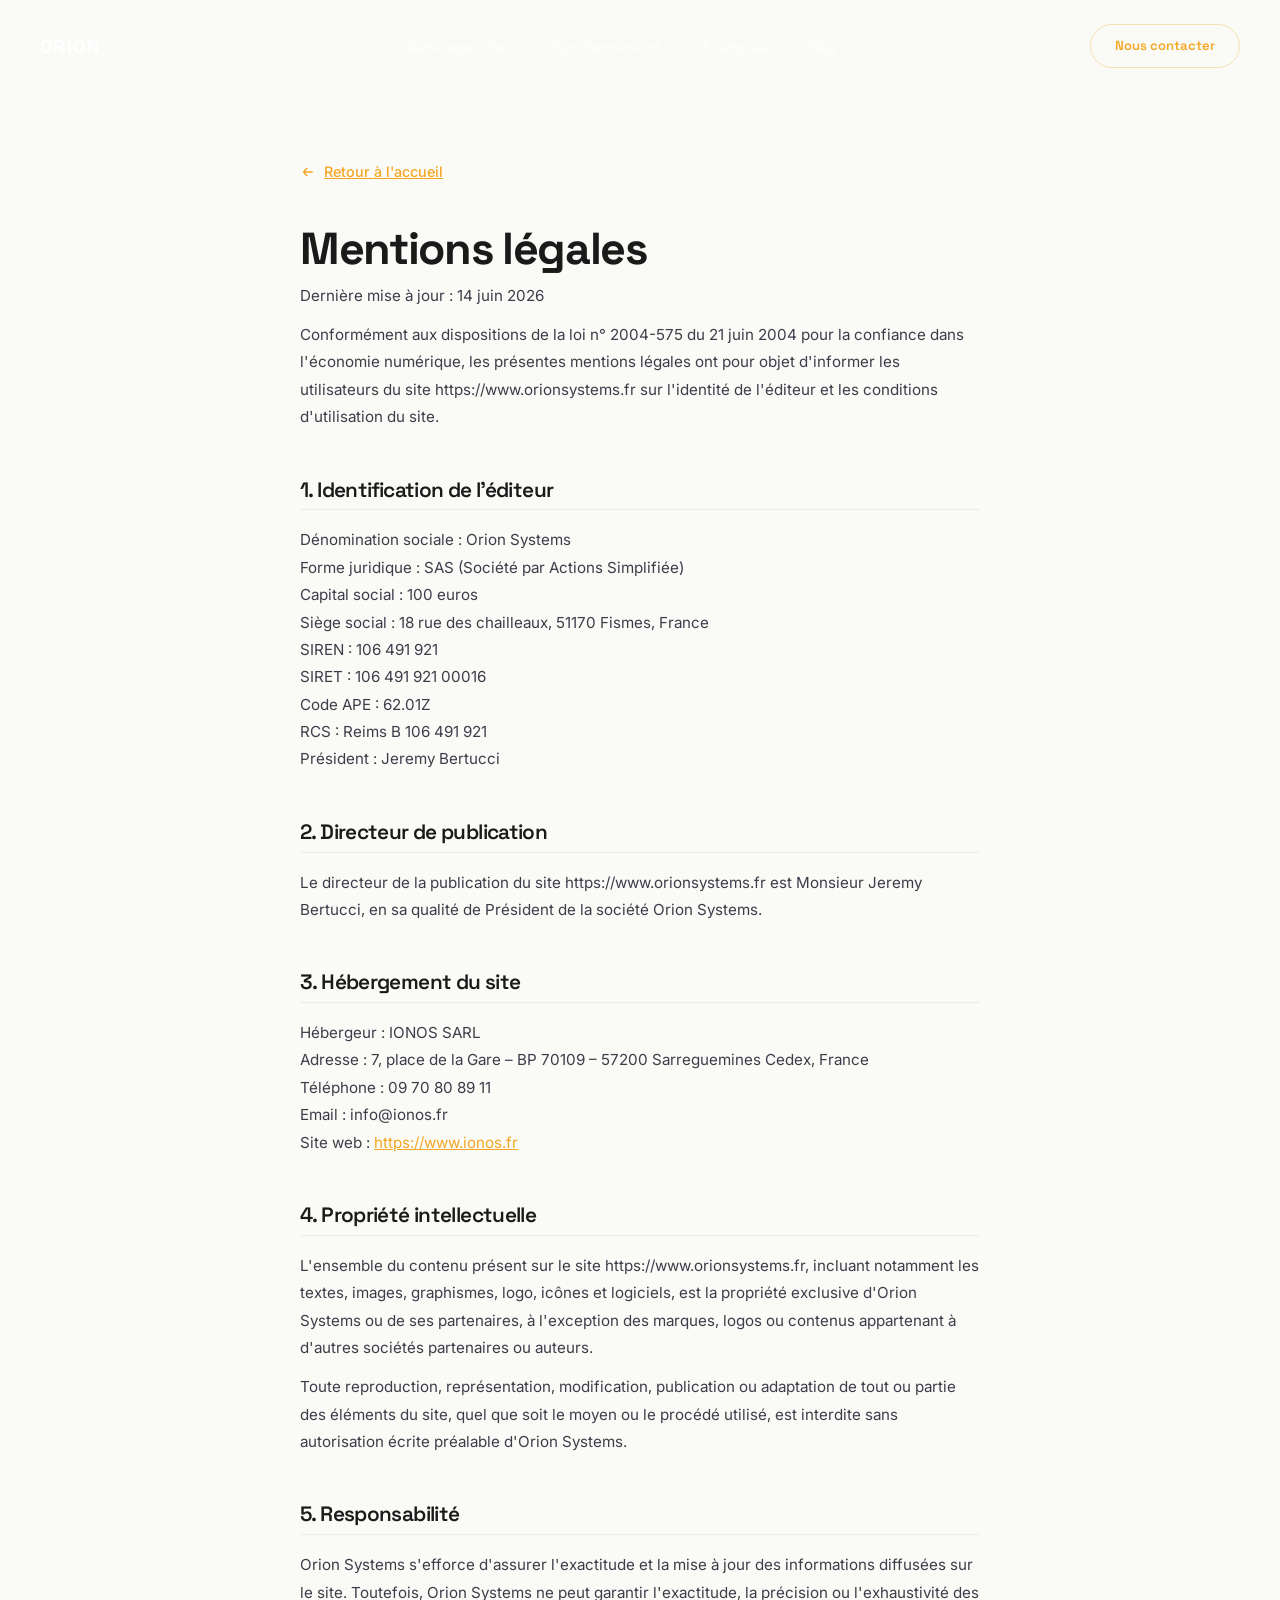
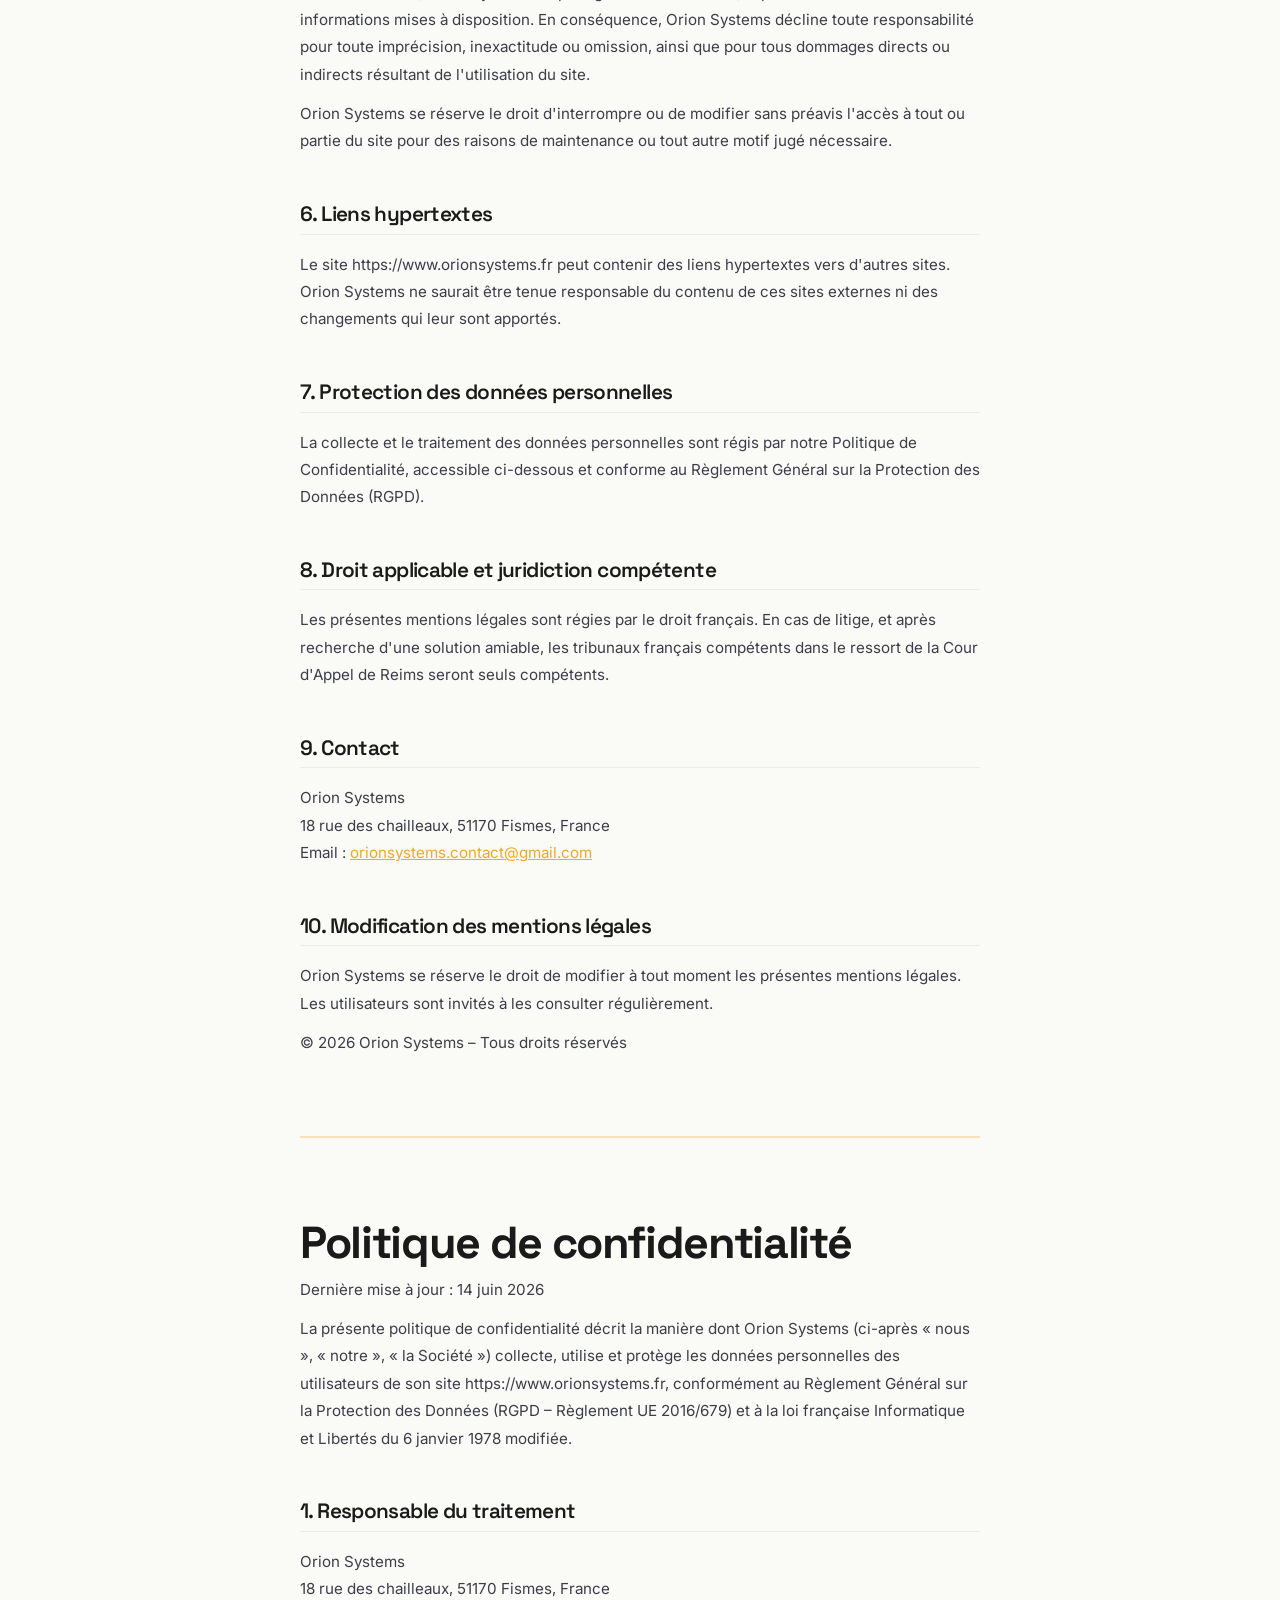
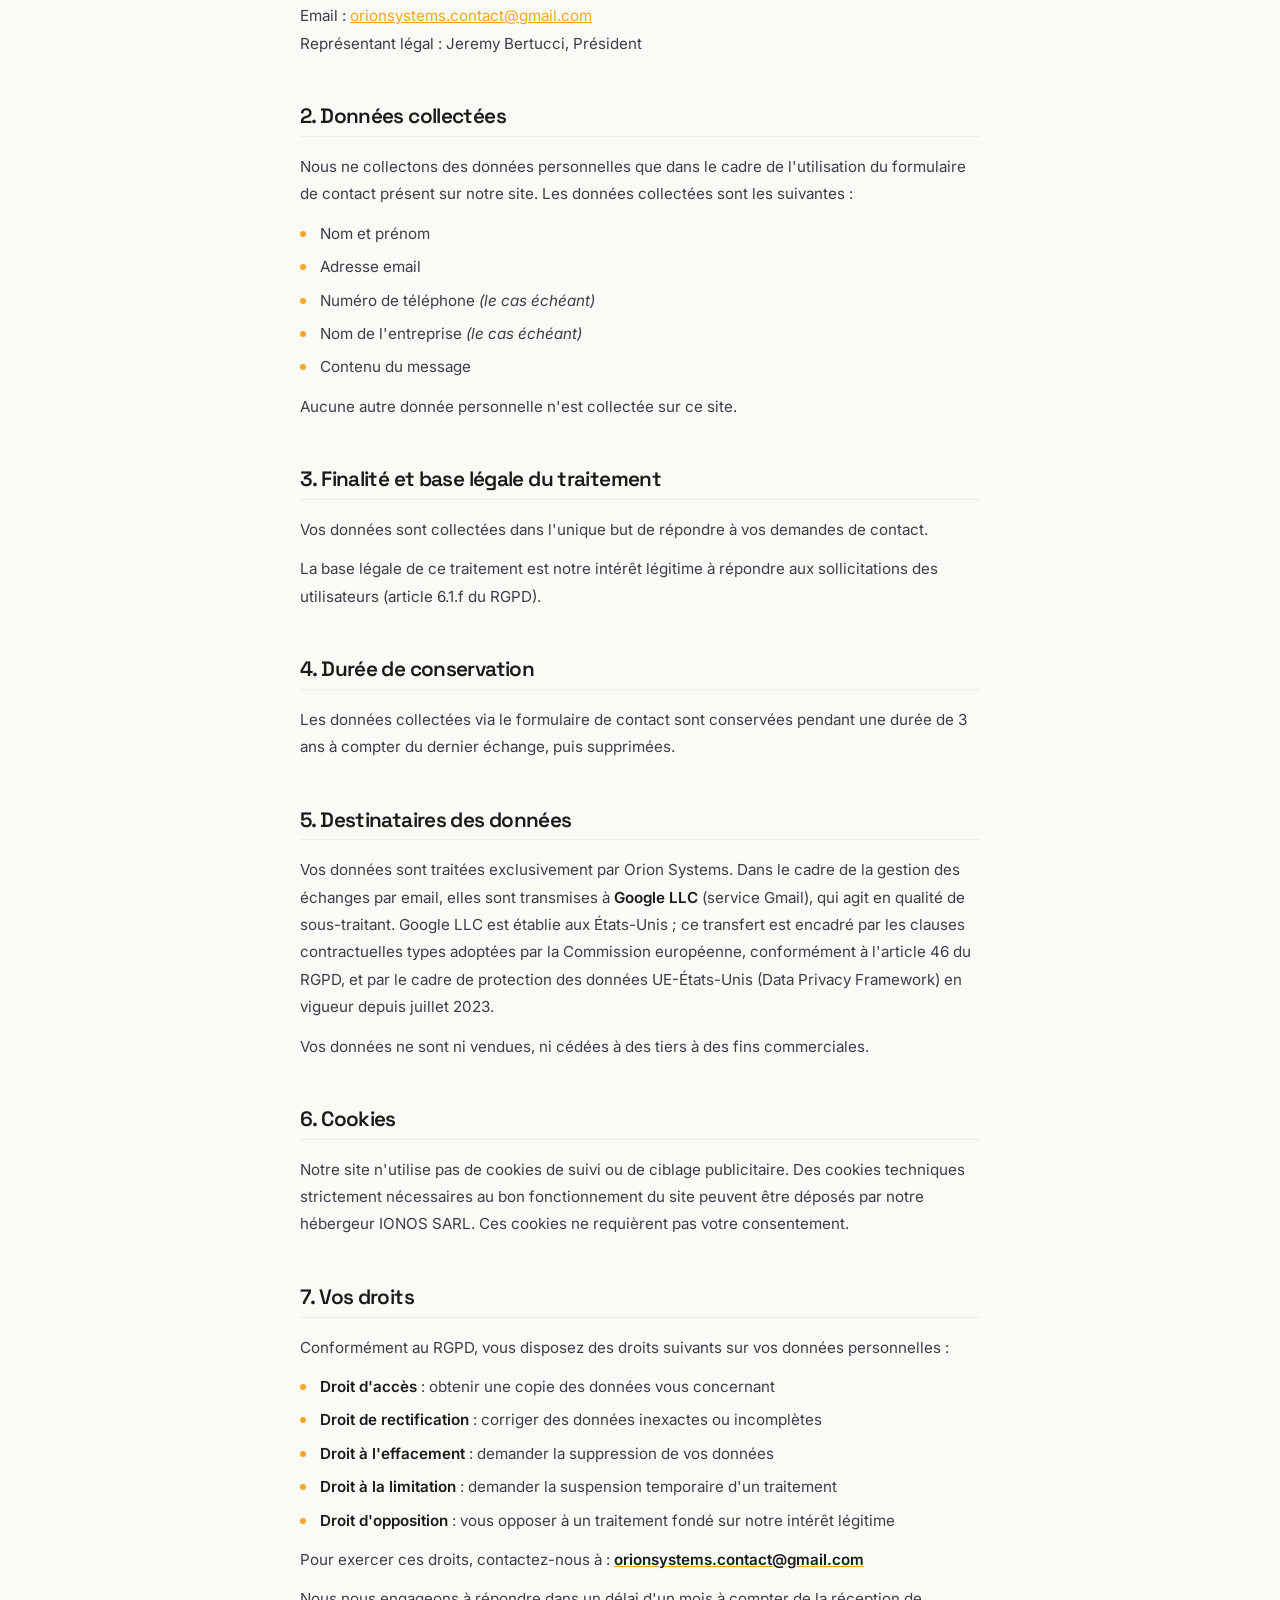
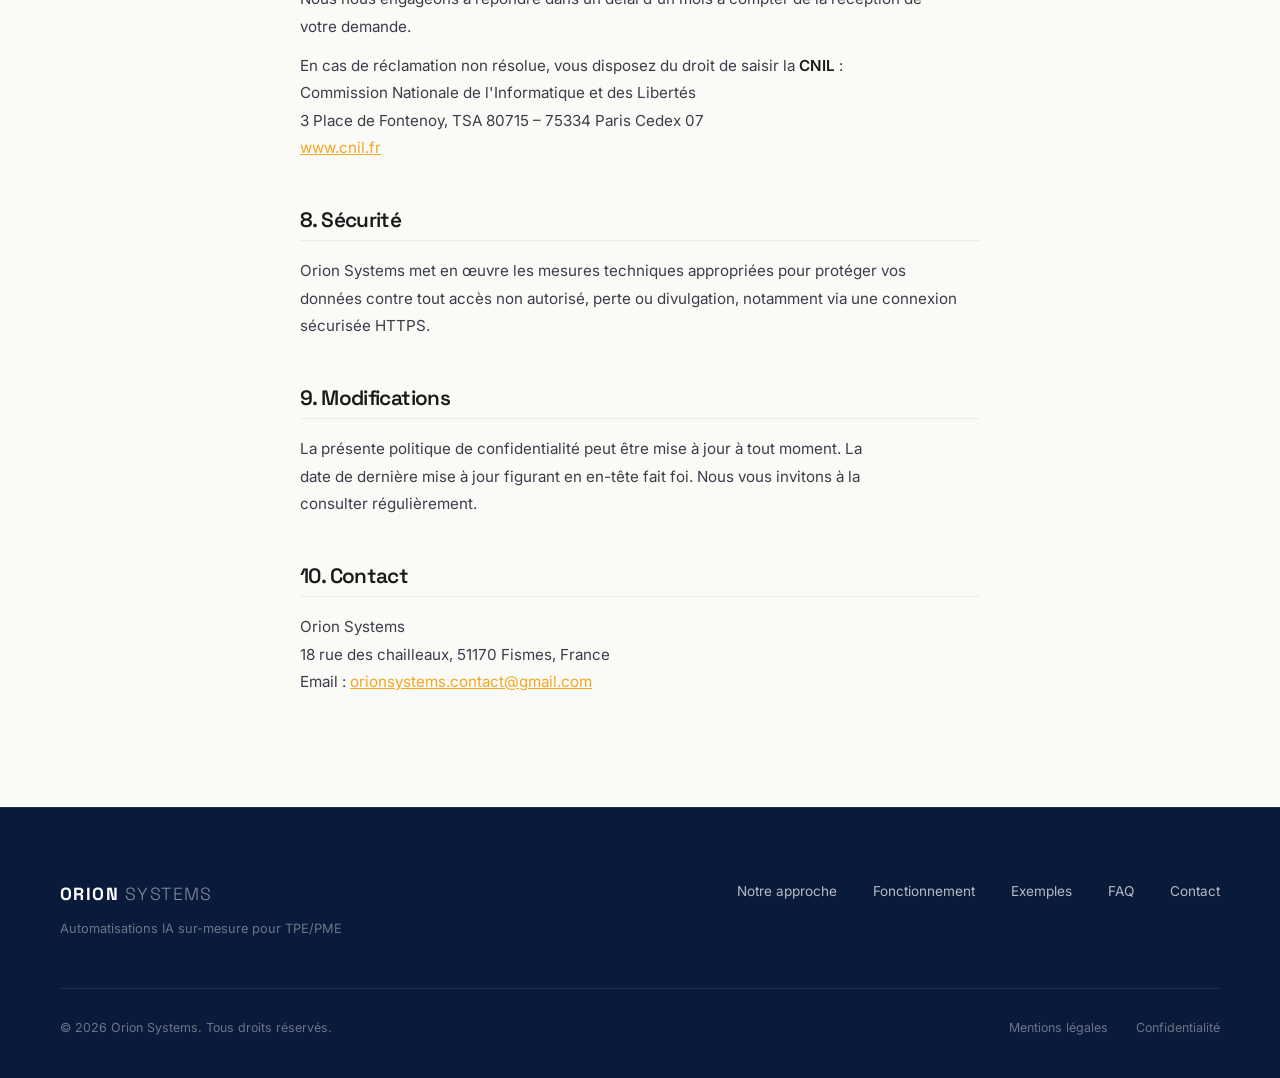
<file: mentions-legales.html>
<!DOCTYPE html>
<html lang="fr">
<head>
    <meta charset="UTF-8">
    <meta name="viewport" content="width=device-width, initial-scale=1.0">
    <title>Mentions légales & Politique de confidentialité - Orion Systems</title>
    <meta name="description" content="Mentions légales et politique de confidentialité du site Orion Systems.">
    <link rel="icon" type="image/png" sizes="32x32" href="images/favicon-32.png">
    <link rel="apple-touch-icon" href="images/apple-touch-icon.png">
    <link rel="preconnect" href="https://fonts.googleapis.com">
    <link rel="preconnect" href="https://fonts.gstatic.com" crossorigin>
    <link href="https://fonts.googleapis.com/css2?family=Space+Grotesk:wght@300;400;500;600;700&family=Inter:wght@300;400;500;600&display=swap" rel="stylesheet">
    <link rel="stylesheet" href="styles.css">
</head>
<body>

    <header class="header" id="header">
        <nav class="nav">
            <a href="index.html#accueil" class="nav__brand">ORION<span>SYSTEMS</span></a>
            <button class="nav__toggle" id="nav-toggle" aria-label="Menu">
                <span></span>
                <span></span>
            </button>
            <ul class="nav__list" id="nav-list">
                <li><a href="index.html#approche" class="nav__link">Notre approche</a></li>
                <li><a href="index.html#comment" class="nav__link">Fonctionnement</a></li>
                <li><a href="index.html#exemples" class="nav__link">Exemples</a></li>
                <li><a href="index.html#faq" class="nav__link">FAQ</a></li>
            </ul>
            <a href="index.html#contact" class="nav__cta">Nous contacter</a>
        </nav>
    </header>

    <main>
        <section class="legal">
            <div class="container container--narrow">
                <a href="index.html" class="legal__back">
                    <svg width="16" height="16" viewBox="0 0 24 24" fill="none" stroke="currentColor" stroke-width="2"><path d="M19 12H5m0 0l6 6m-6-6l6-6"/></svg>
                    Retour à l'accueil
                </a>

                <h1 class="legal__title">Mentions légales</h1>
                <p class="legal__update">Dernière mise à jour : 14 juin 2026</p>
                <p class="legal__intro">Conformément aux dispositions de la loi n° 2004-575 du 21 juin 2004 pour la confiance dans l'économie numérique, les présentes mentions légales ont pour objet d'informer les utilisateurs du site https://www.orionsystems.fr sur l'identité de l'éditeur et les conditions d'utilisation du site.</p>

                <h2>1. Identification de l'éditeur</h2>
                <p class="legal__info">
                    Dénomination sociale : Orion Systems<br>
                    Forme juridique : SAS (Société par Actions Simplifiée)<br>
                    Capital social : 100 euros<br>
                    Siège social : 18 rue des chailleaux, 51170 Fismes, France<br>
                    SIREN : 106 491 921<br>
                    SIRET : 106 491 921 00016<br>
                    Code APE : 62.01Z<br>
                    RCS : Reims B 106 491 921<br>
                    Président : Jeremy Bertucci
                </p>

                <h2>2. Directeur de publication</h2>
                <p>Le directeur de la publication du site https://www.orionsystems.fr est Monsieur Jeremy Bertucci, en sa qualité de Président de la société Orion Systems.</p>

                <h2>3. Hébergement du site</h2>
                <p class="legal__info">
                    Hébergeur : IONOS SARL<br>
                    Adresse : 7, place de la Gare – BP 70109 – 57200 Sarreguemines Cedex, France<br>
                    Téléphone : 09 70 80 89 11<br>
                    Email : info@ionos.fr<br>
                    Site web : <a href="https://www.ionos.fr" target="_blank" rel="noopener">https://www.ionos.fr</a>
                </p>

                <h2>4. Propriété intellectuelle</h2>
                <p>L'ensemble du contenu présent sur le site https://www.orionsystems.fr, incluant notamment les textes, images, graphismes, logo, icônes et logiciels, est la propriété exclusive d'Orion Systems ou de ses partenaires, à l'exception des marques, logos ou contenus appartenant à d'autres sociétés partenaires ou auteurs.</p>
                <p>Toute reproduction, représentation, modification, publication ou adaptation de tout ou partie des éléments du site, quel que soit le moyen ou le procédé utilisé, est interdite sans autorisation écrite préalable d'Orion Systems.</p>

                <h2>5. Responsabilité</h2>
                <p>Orion Systems s'efforce d'assurer l'exactitude et la mise à jour des informations diffusées sur le site. Toutefois, Orion Systems ne peut garantir l'exactitude, la précision ou l'exhaustivité des informations mises à disposition. En conséquence, Orion Systems décline toute responsabilité pour toute imprécision, inexactitude ou omission, ainsi que pour tous dommages directs ou indirects résultant de l'utilisation du site.</p>
                <p>Orion Systems se réserve le droit d'interrompre ou de modifier sans préavis l'accès à tout ou partie du site pour des raisons de maintenance ou tout autre motif jugé nécessaire.</p>

                <h2>6. Liens hypertextes</h2>
                <p>Le site https://www.orionsystems.fr peut contenir des liens hypertextes vers d'autres sites. Orion Systems ne saurait être tenue responsable du contenu de ces sites externes ni des changements qui leur sont apportés.</p>

                <h2>7. Protection des données personnelles</h2>
                <p>La collecte et le traitement des données personnelles sont régis par notre Politique de Confidentialité, accessible ci-dessous et conforme au Règlement Général sur la Protection des Données (RGPD).</p>

                <h2>8. Droit applicable et juridiction compétente</h2>
                <p>Les présentes mentions légales sont régies par le droit français. En cas de litige, et après recherche d'une solution amiable, les tribunaux français compétents dans le ressort de la Cour d'Appel de Reims seront seuls compétents.</p>

                <h2>9. Contact</h2>
                <p class="legal__info">
                    Orion Systems<br>
                    18 rue des chailleaux, 51170 Fismes, France<br>
                    Email : <a href="mailto:orionsystems.contact@gmail.com">orionsystems.contact@gmail.com</a>
                </p>

                <h2>10. Modification des mentions légales</h2>
                <p>Orion Systems se réserve le droit de modifier à tout moment les présentes mentions légales. Les utilisateurs sont invités à les consulter régulièrement.</p>
                <p>&copy; 2026 Orion Systems – Tous droits réservés</p>

                <hr>

                <h1 class="legal__title" id="confidentialite">Politique de confidentialité</h1>
                <p class="legal__update">Dernière mise à jour : 14 juin 2026</p>
                <p class="legal__intro">La présente politique de confidentialité décrit la manière dont Orion Systems (ci-après « nous », « notre », « la Société ») collecte, utilise et protège les données personnelles des utilisateurs de son site https://www.orionsystems.fr, conformément au Règlement Général sur la Protection des Données (RGPD – Règlement UE 2016/679) et à la loi française Informatique et Libertés du 6 janvier 1978 modifiée.</p>

                <h2>1. Responsable du traitement</h2>
                <p class="legal__info">
                    Orion Systems<br>
                    18 rue des chailleaux, 51170 Fismes, France<br>
                    Email : <a href="mailto:orionsystems.contact@gmail.com">orionsystems.contact@gmail.com</a><br>
                    Représentant légal : Jeremy Bertucci, Président
                </p>

                <h2>2. Données collectées</h2>
                <p>Nous ne collectons des données personnelles que dans le cadre de l'utilisation du formulaire de contact présent sur notre site. Les données collectées sont les suivantes :</p>
                <ul>
                    <li>Nom et prénom</li>
                    <li>Adresse email</li>
                    <li>Numéro de téléphone <em>(le cas échéant)</em></li>
                    <li>Nom de l'entreprise <em>(le cas échéant)</em></li>
                    <li>Contenu du message</li>
                </ul>
                <p>Aucune autre donnée personnelle n'est collectée sur ce site.</p>

                <h2>3. Finalité et base légale du traitement</h2>
                <p>Vos données sont collectées dans l'unique but de répondre à vos demandes de contact.</p>
                <p>La base légale de ce traitement est notre intérêt légitime à répondre aux sollicitations des utilisateurs (article 6.1.f du RGPD).</p>

                <h2>4. Durée de conservation</h2>
                <p>Les données collectées via le formulaire de contact sont conservées pendant une durée de 3 ans à compter du dernier échange, puis supprimées.</p>

                <h2>5. Destinataires des données</h2>
                <p>Vos données sont traitées exclusivement par Orion Systems. Dans le cadre de la gestion des échanges par email, elles sont transmises à <strong>Google LLC</strong> (service Gmail), qui agit en qualité de sous-traitant. Google LLC est établie aux États-Unis ; ce transfert est encadré par les clauses contractuelles types adoptées par la Commission européenne, conformément à l'article 46 du RGPD, et par le cadre de protection des données UE-États-Unis (Data Privacy Framework) en vigueur depuis juillet 2023.</p>
                <p>Vos données ne sont ni vendues, ni cédées à des tiers à des fins commerciales.</p>

                <h2>6. Cookies</h2>
                <p>Notre site n'utilise pas de cookies de suivi ou de ciblage publicitaire. Des cookies techniques strictement nécessaires au bon fonctionnement du site peuvent être déposés par notre hébergeur IONOS SARL. Ces cookies ne requièrent pas votre consentement.</p>

                <h2>7. Vos droits</h2>
                <p>Conformément au RGPD, vous disposez des droits suivants sur vos données personnelles :</p>
                <ul>
                    <li><strong>Droit d'accès</strong> : obtenir une copie des données vous concernant</li>
                    <li><strong>Droit de rectification</strong> : corriger des données inexactes ou incomplètes</li>
                    <li><strong>Droit à l'effacement</strong> : demander la suppression de vos données</li>
                    <li><strong>Droit à la limitation</strong> : demander la suspension temporaire d'un traitement</li>
                    <li><strong>Droit d'opposition</strong> : vous opposer à un traitement fondé sur notre intérêt légitime</li>
                </ul>
                <p>Pour exercer ces droits, contactez-nous à : <a href="mailto:orionsystems.contact@gmail.com"><strong>orionsystems.contact@gmail.com</strong></a></p>
                <p>Nous nous engageons à répondre dans un délai d'un mois à compter de la réception de votre demande.</p>
                <p>En cas de réclamation non résolue, vous disposez du droit de saisir la <strong>CNIL</strong> :<br>
                Commission Nationale de l'Informatique et des Libertés<br>
                3 Place de Fontenoy, TSA 80715 – 75334 Paris Cedex 07<br>
                <a href="https://www.cnil.fr" target="_blank" rel="noopener">www.cnil.fr</a></p>

                <h2>8. Sécurité</h2>
                <p>Orion Systems met en œuvre les mesures techniques appropriées pour protéger vos données contre tout accès non autorisé, perte ou divulgation, notamment via une connexion sécurisée HTTPS.</p>

                <h2>9. Modifications</h2>
                <p>La présente politique de confidentialité peut être mise à jour à tout moment. La date de dernière mise à jour figurant en en-tête fait foi. Nous vous invitons à la consulter régulièrement.</p>

                <h2>10. Contact</h2>
                <p class="legal__info">
                    Orion Systems<br>
                    18 rue des chailleaux, 51170 Fismes, France<br>
                    Email : <a href="mailto:orionsystems.contact@gmail.com">orionsystems.contact@gmail.com</a>
                </p>
            </div>
        </section>
    </main>

    <footer class="footer">
        <div class="container">
            <div class="footer__top">
                <div class="footer__brand">
                    <a href="index.html#accueil" class="footer__name">ORION<span>SYSTEMS</span></a>
                    <p class="footer__tagline">Automatisations IA sur-mesure pour TPE/PME</p>
                </div>
                <div class="footer__nav">
                    <a href="index.html#approche">Notre approche</a>
                    <a href="index.html#comment">Fonctionnement</a>
                    <a href="index.html#exemples">Exemples</a>
                    <a href="index.html#faq">FAQ</a>
                    <a href="index.html#contact">Contact</a>
                </div>
            </div>
            <div class="footer__bottom">
                <p>&copy; 2026 Orion Systems. Tous droits réservés.</p>
                <div class="footer__legal">
                    <a href="mentions-legales.html">Mentions légales</a>
                    <a href="mentions-legales.html#confidentialite">Confidentialité</a>
                </div>
            </div>
        </div>
    </footer>

    <script src="script.js"></script>
</body>
</html>
</file>
<file: styles.css>
*, *::before, *::after { margin: 0; padding: 0; box-sizing: border-box; }

:root {
    --cream: #FAFAF7;
    --navy: #0A1A3A;
    --navy-light: #0f2248;
    --gold: #F5A623;
    --gold-light: #FBBF24;
    --gold-glow: rgba(245, 166, 35, 0.12);
    --gold-glow-strong: rgba(245, 166, 35, 0.25);
    --text-dark: #1A1A1A;
    --text-body: #3d3d4a;
    --text-muted: #6B7280;
    --white: #FFFFFF;
    --white-70: rgba(255,255,255,0.7);
    --white-40: rgba(255,255,255,0.4);
    --white-10: rgba(255,255,255,0.1);
    --white-05: rgba(255,255,255,0.05);
    --border-light: rgba(26,26,26,0.06);
    --border-dark: rgba(255,255,255,0.08);
    --font-heading: 'Space Grotesk', sans-serif;
    --font-body: 'Inter', sans-serif;
    --radius: 12px;
    --radius-lg: 20px;
    --radius-xl: 28px;
    --radius-full: 100px;
    --ease: cubic-bezier(0.16, 1, 0.3, 1);
    --ease-out: cubic-bezier(0, 0, 0.2, 1);
}

html { scroll-behavior: smooth; scroll-padding-top: 100px; }

body {
    font-family: var(--font-body);
    font-size: 16px;
    line-height: 1.7;
    color: var(--text-dark);
    background: var(--cream);
    -webkit-font-smoothing: antialiased;
    overflow-x: hidden;
}

img { max-width: 100%; height: auto; display: block; }
a { text-decoration: none; color: inherit; }
button { font-family: inherit; }

.container { max-width: 1240px; margin: 0 auto; padding: 0 40px; }
.container--narrow { max-width: 760px; }


/* --- Typography --- */
h1, h2, h3 { font-family: var(--font-heading); line-height: 1.1; letter-spacing: -0.03em; }

.section__label {
    display: inline-block;
    font-size: 0.75rem;
    font-weight: 600;
    text-transform: uppercase;
    letter-spacing: 0.2em;
    color: var(--gold);
    margin-bottom: 20px;
}

.section__title {
    font-size: clamp(2.2rem, 5vw, 3.8rem);
    font-weight: 700;
    color: var(--text-dark);
}

.section--dark .section__title { color: var(--white); }

.text-accent {
    background: linear-gradient(135deg, var(--gold), var(--gold-light));
    -webkit-background-clip: text;
    -webkit-text-fill-color: transparent;
    background-clip: text;
}

.lead {
    font-size: 1.2rem;
    font-weight: 500;
    color: var(--text-dark);
    margin-bottom: 16px;
    line-height: 1.6;
}

/* --- Buttons --- */
.btn {
    display: inline-flex;
    align-items: center;
    justify-content: center;
    gap: 10px;
    padding: 18px 36px;
    font-family: var(--font-heading);
    font-size: 0.9rem;
    font-weight: 600;
    border-radius: var(--radius-full);
    border: none;
    cursor: pointer;
    transition: all 0.5s var(--ease);
    white-space: nowrap;
    position: relative;
    overflow: hidden;
}

.btn--primary {
    background: linear-gradient(135deg, var(--gold), var(--gold-light));
    color: var(--navy);
    box-shadow: 0 4px 30px var(--gold-glow), inset 0 1px 0 rgba(255,255,255,0.2);
}

.btn--primary::before {
    content: '';
    position: absolute;
    inset: 0;
    background: linear-gradient(135deg, var(--gold-light), var(--gold));
    opacity: 0;
    transition: opacity 0.4s;
}

.btn--primary:hover::before { opacity: 1; }
.btn--primary:hover { transform: translateY(-3px); box-shadow: 0 12px 50px var(--gold-glow-strong); }
.btn--primary span, .btn--primary svg { position: relative; z-index: 1; }

.btn--ghost {
    background: transparent;
    color: var(--white-70);
    border: 1px solid var(--white-10);
    backdrop-filter: blur(4px);
}

.btn--ghost:hover { border-color: var(--gold); color: var(--white); }
.btn--lg { padding: 22px 48px; font-size: 1rem; }

/* --- Header --- */
.header {
    position: fixed;
    top: 0; left: 0; right: 0;
    z-index: 1000;
    padding: 24px 40px;
    transition: all 0.5s var(--ease);
}

.header--scrolled {
    padding: 14px 40px;
    background: rgba(10, 26, 58, 0.88);
    backdrop-filter: blur(24px) saturate(180%);
    -webkit-backdrop-filter: blur(24px) saturate(180%);
    border-bottom: 1px solid var(--border-dark);
}

.nav {
    max-width: 1240px;
    margin: 0 auto;
    display: flex;
    align-items: center;
    justify-content: space-between;
}

.nav__brand {
    font-family: var(--font-heading);
    font-size: 1.15rem;
    font-weight: 700;
    letter-spacing: 0.08em;
    color: var(--white);
}

.nav__brand span { font-weight: 300; opacity: 0.5; margin-left: 6px; }

.nav__list { display: flex; list-style: none; gap: 44px; }

.nav__link {
    font-size: 0.82rem;
    font-weight: 500;
    color: var(--white-70);
    transition: color 0.3s;
    letter-spacing: 0.02em;
}

.nav__link:hover { color: var(--white); }

.nav__cta {
    font-family: var(--font-heading);
    font-size: 0.82rem;
    font-weight: 600;
    color: var(--gold);
    padding: 10px 24px;
    border: 1px solid rgba(245,166,35,0.3);
    border-radius: var(--radius-full);
    transition: all 0.4s var(--ease);
}

.nav__cta:hover { background: var(--gold-glow); border-color: var(--gold); }

.nav__toggle {
    display: none;
    flex-direction: column;
    gap: 6px;
    background: none;
    border: none;
    cursor: pointer;
    padding: 8px;
}

.nav__cta--mobile { display: none; }

.nav__toggle span {
    display: block; width: 24px; height: 1.5px;
    background: var(--white); border-radius: 2px;
    transition: all 0.3s var(--ease);
}

/* --- Hero --- */
.hero {
    min-height: 100vh;
    display: flex;
    align-items: center;
    justify-content: center;
    text-align: center;
    padding: 160px 40px 120px;
    position: relative;
    overflow: hidden;
    background: var(--navy);
}

.hero__bg { position: absolute; inset: 0; pointer-events: none; overflow: hidden; }

.hero__video {
    position: absolute;
    top: 50%;
    left: 50%;
    min-width: 100%;
    min-height: 100%;
    width: auto;
    height: auto;
    transform: translate(-50%, -50%);
    object-fit: cover;
    opacity: 0.3;
}

.hero__orb {
    position: absolute;
    border-radius: 50%;
    filter: blur(100px);
}

.hero__orb--1 {
    width: 600px; height: 600px;
    background: rgba(245, 166, 35, 0.08);
    top: -200px; right: -150px;
    animation: float 22s ease-in-out infinite;
}

.hero__orb--2 {
    width: 500px; height: 500px;
    background: rgba(251, 191, 36, 0.05);
    bottom: -200px; left: -150px;
    animation: float 28s ease-in-out infinite reverse;
}

.hero__orb--3 {
    width: 350px; height: 350px;
    background: rgba(245, 166, 35, 0.04);
    top: 40%; left: 20%;
    animation: pulse 18s ease-in-out infinite;
}

.hero__particles {
    position: absolute;
    inset: 0;
}

@keyframes float {
    0%, 100% { transform: translate(0, 0) rotate(0deg); }
    33% { transform: translate(40px, -40px) rotate(1deg); }
    66% { transform: translate(-30px, 30px) rotate(-1deg); }
}

@keyframes pulse {
    0%, 100% { opacity: 0.4; transform: scale(1); }
    50% { opacity: 0.6; transform: scale(1.15); }
}

.hero__content { position: relative; z-index: 1; max-width: 860px; }

.hero__title {
    font-size: clamp(2.8rem, 7vw, 5rem);
    font-weight: 700;
    margin-bottom: 28px;
    color: var(--white);
}

.hero__title-line {
    display: block;
}

.hero__title-accent {
    background: linear-gradient(135deg, var(--gold), var(--gold-light));
    -webkit-background-clip: text;
    -webkit-text-fill-color: transparent;
    background-clip: text;
}

.hero__text {
    font-size: 1.15rem;
    color: var(--white-70);
    max-width: 580px;
    margin: 0 auto 44px;
    line-height: 1.85;
}

.hero__actions {
    display: flex;
    align-items: center;
    justify-content: center;
    gap: 16px;
    flex-wrap: wrap;
    margin-bottom: 72px;
}

.hero__stats {
    display: inline-flex;
    gap: 48px;
    padding: 28px 48px;
    background: rgba(255,255,255,0.03);
    border: 1px solid var(--border-dark);
    border-radius: var(--radius-xl);
    backdrop-filter: blur(12px);
}

.hero__stat { text-align: center; }

.hero__stat-number {
    font-family: var(--font-heading);
    font-size: 2rem;
    font-weight: 700;
    color: var(--gold);
}

.hero__stat-suffix {
    font-family: var(--font-heading);
    font-size: 1rem;
    font-weight: 600;
    color: var(--gold);
}

.hero__stat-label {
    display: block;
    font-size: 0.7rem;
    color: var(--white-40);
    text-transform: uppercase;
    letter-spacing: 0.1em;
    margin-top: 4px;
}


/* --- Marquee --- */
.marquee {
    background: var(--navy);
    border-top: 1px solid var(--border-dark);
    border-bottom: 1px solid var(--border-dark);
    padding: 20px 0;
    overflow: hidden;
}

.marquee__track {
    display: flex;
    align-items: center;
    white-space: nowrap;
    animation: marquee 30s linear infinite;
    width: max-content;
    will-change: transform;
}

.marquee__group {
    display: flex;
    align-items: center;
    gap: 40px;
    flex: 0 0 auto;
    padding-right: 40px;
}

.marquee__group span {
    font-family: var(--font-heading);
    font-size: 0.85rem;
    font-weight: 500;
    color: var(--white-40);
    letter-spacing: 0.05em;
    text-transform: uppercase;
}

.marquee__dot {
    width: 4px; height: 4px;
    background: var(--gold);
    border-radius: 50%;
    display: inline-block;
}

@keyframes marquee {
    0% { transform: translateX(0); }
    100% { transform: translateX(-25%); }
}

/* --- Sections --- */
.section { padding: 160px 0; position: relative; }
.section--light { background: var(--cream); }
.section--dark { background: var(--navy); color: var(--white); }

.section__header-center { text-align: center; margin-bottom: 80px; }

/* --- Split layout (Approche) --- */
.split {
    display: grid;
    grid-template-columns: 1fr 1fr;
    gap: 100px;
    align-items: center;
}

.split__right p {
    font-size: 1rem;
    color: var(--text-body);
    margin-bottom: 16px;
    line-height: 1.8;
}

/* --- Flow steps --- */
.flow {
    position: relative;
}

.flow__grid {
    display: grid;
    grid-template-columns: 1fr auto 1fr auto 1fr;
    align-items: stretch;
    gap: 0;
}

.flow__step {
    position: relative;
    display: flex;
    flex-direction: column;
}

.flow__number {
    position: absolute;
    top: 16px;
    right: 16px;
    z-index: 2;
    display: flex;
    align-items: center;
    justify-content: center;
    width: 38px;
    height: 38px;
    border-radius: 50%;
    background: rgba(255,255,255,0.03);
    border: 1.5px solid rgba(255,255,255,0.08);
    box-shadow: inset 0 1px 1px rgba(255,255,255,0.04), 0 4px 12px rgba(0,0,0,0.2);
    transition: all 0.7s cubic-bezier(0.32, 0.72, 0, 1);
}

.flow__number::after {
    content: '';
    position: absolute;
    inset: -3px;
    border-radius: 50%;
    border: 1.5px solid transparent;
    transition: all 0.7s cubic-bezier(0.32, 0.72, 0, 1);
}

.flow__number span {
    font-family: var(--font-heading);
    font-size: 0.72rem;
    font-weight: 700;
    color: rgba(255,255,255,0.28);
    letter-spacing: 0.02em;
    transition: all 0.7s cubic-bezier(0.32, 0.72, 0, 1);
}

.flow__step--lit .flow__number {
    background: rgba(245,166,35,0.12);
    border-color: rgba(245,166,35,0.6);
    box-shadow:
        inset 0 1px 1px rgba(255,255,255,0.1),
        0 0 18px rgba(245,166,35,0.25),
        0 0 48px rgba(245,166,35,0.08),
        0 4px 16px rgba(0,0,0,0.3);
}

.flow__step--lit .flow__number::after {
    border-color: rgba(245,166,35,0.2);
    animation: numberRing 2.5s cubic-bezier(0.32, 0.72, 0, 1) infinite;
}

@keyframes numberRing {
    0%, 100% { transform: scale(1); opacity: 0.6; }
    50% { transform: scale(1.35); opacity: 0; }
}

.flow__step--lit .flow__number span {
    color: var(--gold-light);
    text-shadow: 0 0 8px rgba(245,166,35,0.4);
}

.flow__card {
    position: relative;
    flex: 1;
    padding: 30px;
    background: linear-gradient(160deg, rgba(255,255,255,0.06), rgba(255,255,255,0.02));
    border: 1px solid rgba(255,255,255,0.07);
    border-radius: 20px;
    backdrop-filter: blur(16px);
    box-shadow:
        0 24px 80px rgba(0,0,0,0.15),
        inset 0 -1px 1px rgba(0,0,0,0.1);
    transition: all 0.7s cubic-bezier(0.32, 0.72, 0, 1);
    overflow: hidden;
}

.flow__card:hover {
    border-color: rgba(245,166,35,0.35);
}

.flow__step--lit .flow__card {
    background: linear-gradient(160deg, rgba(255,255,255,0.1), rgba(255,255,255,0.035));
    border-color: rgba(245,166,35,0.25);
    box-shadow:
        0 24px 80px rgba(0,0,0,0.16),
        0 0 40px rgba(245,166,35,0.05),
        inset 0 -1px 1px rgba(0,0,0,0.08);
}

.flow__step--lit .flow__card:hover {
    border-color: rgba(245,166,35,0.4);
}

.flow__card::after {
    content: '';
    position: absolute;
    inset: auto 28px 0;
    height: 2px;
    background: linear-gradient(90deg, transparent, var(--gold), transparent);
    opacity: 0;
    transition: opacity 0.7s cubic-bezier(0.32, 0.72, 0, 1);
}

.flow__step--lit .flow__card::after {
    opacity: 0.5;
}

.flow__card-top {
    position: relative;
    z-index: 1;
    display: flex;
    align-items: center;
    margin-bottom: 26px;
}

.flow__badge {
    display: inline-flex;
    align-items: center;
    min-height: 30px;
    padding: 5px 12px;
    background: rgba(255,255,255,0.06);
    border: 1px solid rgba(255,255,255,0.08);
    border-radius: 10px;
    font-size: 0.72rem;
    font-weight: 600;
    color: rgba(255,255,255,0.6);
    text-transform: uppercase;
    letter-spacing: 0.06em;
    white-space: nowrap;
    transition: all 0.7s var(--ease);
}

.flow__step--lit .flow__badge {
    background: rgba(245,166,35,0.12);
    border-color: rgba(245,166,35,0.25);
    color: var(--gold);
}

.flow__icon {
    position: relative;
    z-index: 1;
    width: 58px;
    height: 58px;
    display: flex;
    align-items: center;
    justify-content: center;
    margin-bottom: 28px;
    border-radius: 18px;
    color: var(--gold);
    background: rgba(245,166,35,0.08);
    border: 1px solid rgba(245,166,35,0.14);
    box-shadow: inset 0 1px 0 rgba(255,255,255,0.06);
    transition: all 0.7s var(--ease);
}

.flow__step--lit .flow__icon {
    background: rgba(245,166,35,0.18);
    border-color: rgba(245,166,35,0.35);
    box-shadow: inset 0 1px 0 rgba(255,255,255,0.08), 0 0 24px rgba(245,166,35,0.15);
}

.flow__title {
    position: relative;
    z-index: 1;
    font-size: 1.35rem;
    font-weight: 700;
    color: var(--white);
    margin-bottom: 14px;
    letter-spacing: -0.01em;
    opacity: 0.7;
    transition: opacity 0.7s var(--ease);
}

.flow__step--lit .flow__title {
    opacity: 1;
}

.flow__text {
    position: relative;
    z-index: 1;
    font-size: 0.92rem;
    color: rgba(255,255,255,0.5);
    line-height: 1.78;
    transition: color 0.7s var(--ease);
}

.flow__step--lit .flow__text {
    color: rgba(255,255,255,0.72);
}

/* Connector — energy flow between steps */
.flow__connector {
    position: relative;
    display: flex;
    align-items: center;
    justify-content: center;
    padding: 0 4px;
    padding-top: 58px;
    min-width: 64px;
}

.flow__connector-svg {
    width: 100%;
    height: 60px;
    overflow: visible;
}

.flow__path-main {
    opacity: 0;
    stroke-dashoffset: 200;
    transition: opacity 0.6s cubic-bezier(0.32, 0.72, 0, 1), stroke-dashoffset 1.4s cubic-bezier(0.32, 0.72, 0, 1);
}

.flow__connector--lit .flow__path-main {
    opacity: 1;
    stroke-dashoffset: 0;
    animation: flowDash 2.5s linear infinite;
}

@keyframes flowDash {
    0% { stroke-dashoffset: 0; }
    100% { stroke-dashoffset: -20; }
}

.flow__particle {
    opacity: 0;
    filter: blur(0.5px);
}

.flow__connector--lit .flow__particle--1 {
    opacity: 1;
    animation: particleTravel1 2s cubic-bezier(0.32, 0.72, 0, 1) infinite;
}

.flow__connector--lit .flow__particle--2 {
    opacity: 0.8;
    animation: particleTravel2 2s cubic-bezier(0.32, 0.72, 0, 1) infinite 0.5s;
}

.flow__connector--lit .flow__particle--3 {
    opacity: 0.6;
    animation: particleTravel3 2s cubic-bezier(0.32, 0.72, 0, 1) infinite 1s;
}

@keyframes particleTravel1 {
    0% { cx: 0; opacity: 0; r: 2; }
    10% { opacity: 1; r: 3.5; }
    50% { r: 4; }
    90% { opacity: 0.8; r: 3; }
    100% { cx: 100; opacity: 0; r: 2; }
}

@keyframes particleTravel2 {
    0% { cx: 0; opacity: 0; r: 1.5; }
    10% { opacity: 0.7; }
    100% { cx: 100; opacity: 0; r: 1.5; }
}

@keyframes particleTravel3 {
    0% { cx: 0; opacity: 0; r: 1; }
    15% { opacity: 0.5; }
    100% { cx: 100; opacity: 0; r: 1; }
}

/* --- Bento grid --- */
.bento {
    display: grid;
    grid-template-columns: repeat(3, 1fr);
    gap: 20px;
}

.bento__item {
    padding: 44px 36px;
    border-radius: var(--radius-lg);
    border: 1px solid var(--border-light);
    background: var(--white);
    transition: all 0.5s var(--ease);
    box-shadow: 0 2px 20px rgba(0,0,0,0.02);
}

.bento__item--wide { grid-column: span 2; }

.bento__item:hover {
    border-color: rgba(245,166,35,0.25);
    box-shadow: 0 24px 80px rgba(245,166,35,0.08);
}

.bento__icon {
    display: flex;
    align-items: center;
    justify-content: center;
    width: 56px; height: 56px;
    border-radius: 16px;
    background: var(--gold-glow);
    color: var(--gold);
    margin-bottom: 24px;
    transition: all 0.4s var(--ease);
}

.bento__item:hover .bento__icon {
    background: var(--gold-glow-strong);
}

.bento__title {
    font-size: 1.15rem;
    font-weight: 700;
    margin-bottom: 12px;
    color: var(--text-dark);
}

.bento__text {
    font-size: 0.92rem;
    color: var(--text-body);
    line-height: 1.75;
}

/* --- Cases (Examples) --- */
.cases {
    display: grid;
    grid-template-columns: repeat(2, 1fr);
    gap: 24px;
}

.case {
    position: relative;
    padding: 40px 36px;
    border-radius: var(--radius-lg);
    border: 1px solid var(--border-dark);
    background: var(--white-05);
    backdrop-filter: blur(8px);
    transition: all 0.5s var(--ease);
    overflow: hidden;
}

.case:hover {
    border-color: rgba(245,166,35,0.3);
    transform: translateY(-6px);
    box-shadow: 0 24px 80px rgba(0,0,0,0.2);
}

.case__number {
    position: absolute;
    top: 20px; right: 28px;
    font-family: var(--font-heading);
    font-size: 3.5rem;
    font-weight: 700;
    background: linear-gradient(180deg, rgba(245,166,35,0.15), transparent);
    -webkit-background-clip: text;
    -webkit-text-fill-color: transparent;
    background-clip: text;
    line-height: 1;
}

.case__icon {
    display: flex;
    align-items: center;
    justify-content: center;
    width: 48px; height: 48px;
    border-radius: 14px;
    background: var(--gold-glow);
    color: var(--gold);
    margin-bottom: 20px;
}

.case__title {
    font-size: 1.1rem;
    font-weight: 700;
    color: var(--white);
    margin-bottom: 12px;
}

.case__text {
    font-size: 0.9rem;
    color: var(--white-70);
    line-height: 1.75;
    margin-bottom: 16px;
}

.case__tag {
    display: inline-block;
    padding: 5px 14px;
    font-size: 0.7rem;
    font-weight: 600;
    text-transform: uppercase;
    letter-spacing: 0.08em;
    color: var(--gold);
    background: var(--gold-glow);
    border-radius: var(--radius-full);
}

/* --- Accordion --- */
.accordion { display: flex; flex-direction: column; gap: 10px; }

.accordion__item {
    border: 1px solid var(--border-light);
    border-radius: var(--radius);
    overflow: hidden;
    background: var(--white);
    transition: all 0.4s var(--ease);
}

.accordion__item:hover { border-color: rgba(245,166,35,0.2); }

.accordion__item--active {
    border-color: rgba(245,166,35,0.3);
    box-shadow: 0 8px 40px var(--gold-glow);
}

.accordion__trigger {
    width: 100%;
    display: flex; align-items: center; justify-content: space-between;
    padding: 24px 28px;
    background: none; border: none; cursor: pointer;
    font-family: var(--font-heading);
    font-size: 0.95rem;
    font-weight: 600;
    color: var(--text-dark);
    text-align: left;
    gap: 20px;
}

.accordion__icon {
    width: 24px; height: 24px;
    position: relative; flex-shrink: 0;
    border-radius: 50%;
    background: var(--gold-glow);
    transition: background 0.3s;
}

.accordion__item--active .accordion__icon { background: var(--gold-glow-strong); }

.accordion__icon::before,
.accordion__icon::after {
    content: '';
    position: absolute;
    background: var(--gold);
    border-radius: 2px;
    transition: transform 0.4s var(--ease);
}

.accordion__icon::before {
    width: 10px; height: 1.5px;
    top: 50%; left: 50%;
    transform: translate(-50%, -50%);
}

.accordion__icon::after {
    width: 1.5px; height: 10px;
    top: 50%; left: 50%;
    transform: translate(-50%, -50%);
}

.accordion__item--active .accordion__icon::after {
    transform: translate(-50%, -50%) rotate(90deg);
}

.accordion__content {
    max-height: 0;
    overflow: hidden;
    transition: max-height 0.5s var(--ease);
}

.accordion__item--active .accordion__content { max-height: 300px; }

.accordion__content p {
    padding: 0 28px 24px;
    font-size: 0.95rem;
    color: var(--text-body);
    line-height: 1.8;
}

/* --- CTA Banner --- */
.section--cta { background: var(--navy); padding: 140px 0; }

.cta-banner {
    text-align: center;
    padding: 100px 80px;
    border-radius: var(--radius-xl);
    background: var(--navy-light);
    border: 1px solid var(--border-dark);
    position: relative;
    overflow: hidden;
}

.cta-banner__glow {
    position: absolute;
    top: -120px; left: 50%;
    transform: translateX(-50%);
    width: 500px; height: 300px;
    background: radial-gradient(ellipse, var(--gold-glow-strong), transparent 70%);
    pointer-events: none;
}

.cta-banner__title {
    font-family: var(--font-heading);
    font-size: clamp(1.8rem, 4vw, 2.8rem);
    font-weight: 700;
    color: var(--white);
    margin-bottom: 16px;
    position: relative;
}

.cta-banner__text {
    font-size: 1.1rem;
    color: var(--white-70);
    margin-bottom: 40px;
    max-width: 500px;
    margin-left: auto;
    margin-right: auto;
    position: relative;
}

.cta-banner__note {
    display: block;
    margin-top: 20px;
    font-size: 0.78rem;
    color: var(--white-40);
    position: relative;
    letter-spacing: 0.02em;
}

/* --- Contact --- */
.contact-grid {
    display: grid;
    grid-template-columns: 1fr 1.2fr;
    gap: 80px;
    align-items: start;
}

.contact-info__text {
    font-size: 1rem;
    color: var(--text-body);
    margin-bottom: 32px;
    line-height: 1.8;
}

.contact-info__cards {
    display: flex;
    flex-direction: column;
    gap: 16px;
    margin-top: 32px;
}

.contact-info__card {
    display: flex;
    align-items: center;
    gap: 18px;
    padding: 22px 24px;
    background: var(--white);
    border: 1.5px solid var(--border-light);
    border-radius: var(--radius-lg);
    transition: all 0.4s var(--ease);
    cursor: pointer;
    position: relative;
    overflow: hidden;
}

.contact-info__card::before {
    content: '';
    position: absolute;
    top: 0;
    left: 0;
    width: 4px;
    height: 0;
    background: linear-gradient(180deg, var(--gold), var(--gold-light));
    border-radius: 0 4px 4px 0;
    transition: height 0.4s var(--ease);
}

.contact-info__card:hover::before {
    height: 100%;
}

.contact-info__card:hover {
    border-color: var(--gold);
    box-shadow: 0 12px 40px rgba(245, 166, 35, 0.08), 0 4px 12px rgba(0,0,0,0.04);
    transform: translateY(-3px) translateX(4px);
}

.contact-info__icon {
    width: 52px;
    height: 52px;
    min-width: 52px;
    background: linear-gradient(135deg, rgba(245, 166, 35, 0.08), rgba(245, 166, 35, 0.03));
    border: 1px solid rgba(245, 166, 35, 0.15);
    border-radius: var(--radius);
    display: flex;
    align-items: center;
    justify-content: center;
    transition: all 0.4s var(--ease);
}

.contact-info__icon svg {
    stroke: var(--gold);
    transition: all 0.4s var(--ease);
}

.contact-info__card:hover .contact-info__icon {
    background: var(--gold);
    border-color: var(--gold);
    box-shadow: 0 4px 16px rgba(245, 166, 35, 0.3);
    transform: scale(1.05);
}

.contact-info__card:hover .contact-info__icon svg {
    stroke: white;
}

.contact-info__kicker {
    display: block;
    font-size: 0.72rem;
    font-weight: 600;
    letter-spacing: 0.08em;
    text-transform: uppercase;
    color: var(--text-muted);
    margin-bottom: 4px;
}

.contact-info__value {
    font-size: 0.95rem;
    font-weight: 500;
    color: var(--text-dark);
    text-decoration: none;
    transition: color 0.3s var(--ease);
}

.contact-info__card:hover .contact-info__value {
    color: var(--gold);
}

.contact-form-wrapper {
    padding: 44px;
    background: var(--white);
    border: 1px solid var(--border-light);
    border-radius: var(--radius-xl);
    box-shadow: 0 4px 40px rgba(0,0,0,0.04);
}

.form { display: flex; flex-direction: column; gap: 20px; }
.form__row { display: grid; grid-template-columns: 1fr 1fr; gap: 16px; }
.form__group { display: flex; flex-direction: column; gap: 8px; }

.form__label {
    font-size: 0.82rem;
    font-weight: 600;
    color: var(--text-dark);
    letter-spacing: 0.02em;
}

.form__optional { color: var(--text-muted); font-weight: 400; }

.form__input {
    padding: 16px 20px;
    border: 1.5px solid var(--border-light);
    border-radius: var(--radius);
    font-family: var(--font-body);
    font-size: 0.95rem;
    background: var(--cream);
    color: var(--text-dark);
    transition: all 0.3s var(--ease);
}

.form__input:focus {
    outline: none;
    border-color: var(--gold);
    box-shadow: 0 0 0 4px var(--gold-glow);
    background: var(--white);
}

.form__input::placeholder { color: var(--text-muted); }
.form__textarea { min-height: 140px; resize: none; }
.form__submit { align-self: flex-start; margin-top: 8px; }

.modal {
    position: fixed;
    inset: 0;
    z-index: 9999;
    display: none;
    align-items: center;
    justify-content: center;
    padding: 24px;
}

.modal--visible { display: flex; }

.modal__backdrop {
    position: absolute;
    inset: 0;
    background: rgba(10, 26, 58, 0.7);
    backdrop-filter: blur(8px);
    opacity: 0;
    transition: opacity 0.3s var(--ease);
}

.modal--visible .modal__backdrop { opacity: 1; }

.modal__card {
    position: relative;
    background: var(--white);
    border-radius: var(--radius-xl);
    padding: 48px 40px;
    max-width: 440px;
    width: 100%;
    text-align: center;
    box-shadow: 0 25px 60px rgba(10, 26, 58, 0.2);
    border: 1px solid var(--border-light);
    transform: scale(0.9) translateY(20px);
    opacity: 0;
    transition: all 0.4s var(--ease);
}

.modal--visible .modal__card {
    transform: scale(1) translateY(0);
    opacity: 1;
}

.modal__brand {
    position: absolute;
    top: 20px;
    left: 24px;
    font-family: var(--font-heading);
    font-size: 0.75rem;
    font-weight: 700;
    letter-spacing: 0.1em;
    color: var(--navy);
}

.modal__brand span {
    font-weight: 300;
    opacity: 0.5;
    margin-left: 3px;
}

.modal__icon {
    width: 68px;
    height: 68px;
    border-radius: 50%;
    display: flex;
    align-items: center;
    justify-content: center;
    margin: 12px auto 24px;
}

.modal--success .modal__icon {
    background: var(--gold-glow);
    border: 2px solid rgba(245, 166, 35, 0.3);
}

.modal--error .modal__icon {
    background: rgba(239, 68, 68, 0.08);
    border: 2px solid rgba(239, 68, 68, 0.2);
}

.modal__title {
    font-family: var(--font-heading);
    font-size: 1.4rem;
    font-weight: 600;
    color: var(--navy);
    margin-bottom: 12px;
}

.modal__text {
    font-size: 0.92rem;
    color: var(--text-body);
    line-height: 1.7;
    margin-bottom: 32px;
}

.modal__btn {
    padding: 14px 40px;
    border: none;
    border-radius: var(--radius-full);
    font-size: 0.9rem;
    font-weight: 600;
    cursor: pointer;
    transition: all 0.3s var(--ease);
}

.modal--success .modal__btn {
    background: var(--navy);
    color: var(--gold);
}

.modal--success .modal__btn:hover {
    transform: translateY(-2px);
    box-shadow: 0 8px 24px rgba(10, 26, 58, 0.3);
}

.modal--error .modal__btn {
    background: var(--navy);
    color: white;
}

.modal--error .modal__btn:hover {
    transform: translateY(-2px);
    box-shadow: 0 8px 24px rgba(10, 26, 58, 0.3);
}

/* --- Footer --- */
.footer {
    padding: 72px 0 40px;
    background: var(--navy);
    border-top: 1px solid var(--border-dark);
    color: var(--white);
}

.footer__top {
    display: flex;
    justify-content: space-between;
    align-items: flex-start;
    margin-bottom: 48px;
}

.footer__name {
    font-family: var(--font-heading);
    font-size: 1.1rem;
    font-weight: 700;
    letter-spacing: 0.08em;
    color: var(--white);
}

.footer__name span { font-weight: 300; opacity: 0.5; margin-left: 6px; }

.footer__tagline {
    font-size: 0.8rem;
    color: var(--white-40);
    margin-top: 8px;
}

.footer__nav { display: flex; gap: 36px; }

.footer__nav a {
    font-size: 0.85rem;
    color: var(--white-70);
    transition: color 0.3s;
}

.footer__nav a:hover { color: var(--white); }

.footer__bottom {
    display: flex;
    justify-content: space-between;
    align-items: center;
    padding-top: 28px;
    border-top: 1px solid var(--border-dark);
    font-size: 0.78rem;
    color: var(--white-40);
}

.footer__legal { display: flex; gap: 28px; }
.footer__legal a { color: var(--white-40); transition: color 0.3s; }
.footer__legal a:hover { color: var(--white-70); }

/* --- Reveal animations --- */
.reveal-up {
    opacity: 0;
    transform: translateY(60px);
    transition: opacity 1s var(--ease-out), transform 1s var(--ease-out);
    transition-delay: var(--delay, 0s);
}

.reveal-up--visible {
    opacity: 1;
    transform: translateY(0);
}

.tilt-card {
    transform-style: preserve-3d;
    transform: perspective(1000px) rotateX(0) rotateY(0);
    transition: transform 0.5s var(--ease), box-shadow 0.5s var(--ease);
}

/* --- Responsive --- */

/* Tablet landscape */
@media (max-width: 1024px) {
    .header { padding: 20px 24px; }
    .header--scrolled { padding: 12px 24px; }

    .split { grid-template-columns: 1fr; gap: 48px; }

    .flow__grid { grid-template-columns: 1fr; gap: 0; }
    .flow__connector { display: none; }
    .flow__step { margin-bottom: 24px; }
    .flow__step:last-child { margin-bottom: 0; }

    .bento { grid-template-columns: 1fr 1fr; }
    .bento__item--wide { grid-column: span 2; }

    .contact-grid { grid-template-columns: 1fr; gap: 56px; }
    .cta-banner { padding: 72px 48px; }
}

/* Tablet portrait / large mobile */
@media (max-width: 768px) {
    .container { padding: 0 24px; }
    .section { padding: 100px 0; }
    .section__header-center { margin-bottom: 56px; }

    /* Nav mobile */
    .nav__list, .nav__cta { display: none; }
    .nav__toggle { display: flex; }

    .nav--open .nav__list {
        display: flex;
        flex-direction: column;
        position: absolute;
        top: 100%;
        left: 0;
        right: 0;
        background: rgba(10,26,58,0.97);
        backdrop-filter: blur(20px);
        padding: 32px;
        gap: 24px;
        border-bottom: 1px solid var(--border-dark);
    }

    .nav__cta--mobile {
        display: flex;
        justify-content: center;
        padding-top: 8px;
        border-top: 1px solid var(--border-dark);
    }

    /* Hero */
    .hero { padding: 140px 24px 100px; }
    .hero__title { font-size: clamp(2rem, 6vw, 3.2rem); }
    .hero__text { font-size: 1.05rem; }
    .hero__actions { flex-direction: column; width: 100%; align-items: stretch; }
    .hero__actions .btn { width: 100%; justify-content: center; }
    .hero__stats { gap: 24px; padding: 24px 28px; flex-wrap: wrap; justify-content: center; }

    /* Grids */
    .cases { grid-template-columns: 1fr; }
    .bento { grid-template-columns: 1fr; }
    .bento__item--wide { grid-column: span 1; }
    .form__row { grid-template-columns: 1fr; }

    /* CTA */
    .btn--lg { padding: 18px 32px; font-size: 0.9rem; }
    .cta-banner { padding: 56px 28px; }
    .cta-banner .btn { width: 100%; max-width: 320px; }
    .section--cta { padding: 100px 0; }

    /* Contact */
    .contact-form-wrapper { padding: 28px; }
    .contact-info__card { padding: 18px 20px; gap: 14px; }
    .contact-info__icon { width: 44px; height: 44px; min-width: 44px; }
    .form__submit { align-self: stretch; }

    /* Footer */
    .footer__top { flex-direction: column; gap: 32px; }
    .footer__bottom { flex-direction: column; gap: 16px; text-align: center; }
    .footer__nav { flex-wrap: wrap; gap: 20px; }

}

/* Mobile */
@media (max-width: 480px) {
    .container { padding: 0 16px; }
    .hero { padding: 120px 16px 80px; min-height: auto; }
    .hero__title { font-size: clamp(1.6rem, 7.5vw, 2.2rem); }
    .hero__text { font-size: 0.95rem; margin-bottom: 32px; }
    .hero__actions { gap: 12px; margin-bottom: 48px; }
    .hero__stats { flex-direction: column; gap: 16px; padding: 20px; }
    .hero__stat-number { font-size: 1.6rem; }

    .section { padding: 72px 0; }
    .section__title { font-size: clamp(1.4rem, 6vw, 2rem); }
    .section__header-center { margin-bottom: 40px; }

    .flow__step { margin-bottom: 16px; }
    .flow__step:last-child { margin-bottom: 0; }
    .flow__card { padding: 24px; }
    .flow__card-top { margin-bottom: 20px; }
    .flow__icon { width: 48px; height: 48px; margin-bottom: 20px; }
    .flow__title { font-size: 1.15rem; }
    .flow__text { font-size: 0.85rem; }

    .bento__item, .case { padding: 28px 20px; }
    .bento__title { font-size: 1.05rem; }
    .bento__text { font-size: 0.85rem; }

    .case__title { font-size: 1rem; }
    .case__text { font-size: 0.85rem; }
    .case__number { font-size: 2.5rem; }

    .cta-banner { padding: 44px 20px; }
    .cta-banner .btn { max-width: 100%; width: 100%; padding: 18px 24px; }
    .cta-banner__title { font-size: 1.3rem; }
    .cta-banner__text { font-size: 0.9rem; }

    .btn--lg { padding: 16px 28px; font-size: 0.88rem; white-space: normal; text-align: center; }

    .contact-form-wrapper { padding: 20px; }
    .form__input { padding: 14px 16px; font-size: 0.9rem; }
    .form__label { font-size: 0.78rem; }

    .accordion__trigger { padding: 20px; font-size: 0.88rem; gap: 14px; }
    .accordion__content p { padding: 0 20px 20px; font-size: 0.88rem; }

    .footer { padding: 48px 0 32px; }
    .footer__nav { flex-direction: column; gap: 12px; }
    .footer__name { font-size: 1rem; }

    .modal__card { padding: 36px 24px; }
    .modal__title { font-size: 1.2rem; }
    .modal__text { font-size: 0.85rem; }
}

/* === Legal page === */
.legal {
    padding: 160px 0 100px;
    background: var(--cream);
}
.legal__back {
    display: inline-flex;
    align-items: center;
    gap: 8px;
    font-family: var(--font-body);
    font-size: 0.9rem;
    font-weight: 500;
    color: var(--gold);
    margin-bottom: 40px;
    transition: opacity 0.3s;
}
.legal__back:hover { opacity: 0.7; }
.legal__title {
    font-family: var(--font-heading);
    font-size: clamp(2rem, 4vw, 2.8rem);
    font-weight: 700;
    color: var(--text-dark);
    margin-bottom: 8px;
}
.legal__update {
    font-size: 0.85rem;
    color: var(--text-muted);
    margin-bottom: 48px;
}
.legal__intro {
    font-size: 1rem;
    color: var(--text-body);
    line-height: 1.8;
    margin-bottom: 48px;
}
.legal h2 {
    font-family: var(--font-heading);
    font-size: 1.3rem;
    font-weight: 600;
    color: var(--text-dark);
    margin: 48px 0 16px;
    padding-bottom: 8px;
    border-bottom: 1px solid var(--border-light);
}
.legal p {
    font-size: 0.95rem;
    color: var(--text-body);
    line-height: 1.8;
    margin-bottom: 12px;
}
.legal ul {
    list-style: none;
    padding: 0;
    margin: 12px 0;
}
.legal ul li {
    position: relative;
    padding-left: 20px;
    font-size: 0.95rem;
    color: var(--text-body);
    line-height: 1.8;
    margin-bottom: 6px;
}
.legal ul li::before {
    content: '';
    position: absolute;
    left: 0;
    top: 11px;
    width: 6px;
    height: 6px;
    border-radius: 50%;
    background: var(--gold);
}
.legal strong {
    font-weight: 600;
    color: var(--text-dark);
}
.legal a {
    color: var(--gold);
    text-decoration: underline;
}
.legal hr {
    border: none;
    border-top: 2px solid var(--gold);
    margin: 80px 0;
    opacity: 0.3;
}
.legal__info {
    font-size: 0.95rem;
    color: var(--text-body);
    line-height: 1.8;
}


/* ============================================================
   PASSE DE POLISH — focus, etats, motion, equilibrage texte
   (pas de hover sur la section process .flow / « diagnostic »)
   ============================================================ */
:root {
    --shadow-sm: 0 2px 8px rgba(10,26,58,0.06);
    --shadow-md: 0 8px 24px rgba(10,26,58,0.10);
    --shadow-lg: 0 24px 60px rgba(10,26,58,0.16);
}

a:focus-visible, button:focus-visible, .btn:focus-visible, [tabindex]:focus-visible {
    outline: 2px solid var(--gold); outline-offset: 3px; border-radius: 8px;
}
.form__input:focus-visible, select.form__input:focus-visible, textarea.form__input:focus-visible {
    outline: none; border-color: var(--gold); box-shadow: 0 0 0 3px var(--gold-glow-strong);
}

.btn {
    transition: transform .18s var(--ease-out), box-shadow .35s var(--ease),
                background-color .35s var(--ease), color .35s var(--ease), border-color .35s var(--ease);
}
.btn:active { transform: translateY(1px) scale(0.985); }
.btn--primary:hover, .btn--ghost:hover { transform: translateY(-2px); }
.btn--ghost:hover { border-color: var(--gold); color: var(--gold); }

/* Survol des cartes : exemples + contact uniquement (PAS la section diagnostic) */
.case { transition: transform .35s var(--ease), box-shadow .35s var(--ease); }
.case:hover { box-shadow: 0 30px 70px rgba(10,26,58,0.20); }
.contact-info__card { transition: transform .35s var(--ease), box-shadow .35s var(--ease); }
.contact-info__card:hover { transform: translateY(-6px); box-shadow: 0 30px 70px rgba(10,26,58,0.16); }

h1, h2, h3, .section__title, .hero__title { text-wrap: balance; }
p, .lead, .hero__text { text-wrap: pretty; }

@media (prefers-reduced-motion: reduce) {
    *, *::before, *::after {
        animation-duration: 0.001ms !important; animation-iteration-count: 1 !important;
        transition-duration: 0.01ms !important;
    }
    html { scroll-behavior: auto !important; }
    .hero__orb, #particles, #particles * { animation: none !important; transform: none !important; }
    .reveal-up { opacity: 1 !important; transform: none !important; }
}


/* Aucun survol sur la section process « diagnostic » (.flow) : bordure figée */
.flow__card:hover { border-color: rgba(255,255,255,0.07) !important; }
.flow__step--lit .flow__card:hover { border-color: rgba(245,166,35,0.25) !important; }


/* Image de fond du hero (visible si la video ne joue pas, ex. iOS mode eco) */
.hero__bg {
    background-image: linear-gradient(rgba(10,26,58,0.5), rgba(10,26,58,0.5)), url('images/hero-poster.jpg');
    background-size: cover;
    background-position: center;
}


/* Quand la video joue : on retire l'image de fond (sinon elle transparait par-dessus) */
.hero__bg.is-playing { background-image: none; }
/* Video masquee par defaut -> aucun bouton pause iOS ; elle apparait en fondu quand elle joue */
.hero__video { opacity: 0; transition: opacity .45s ease; }
</file>
